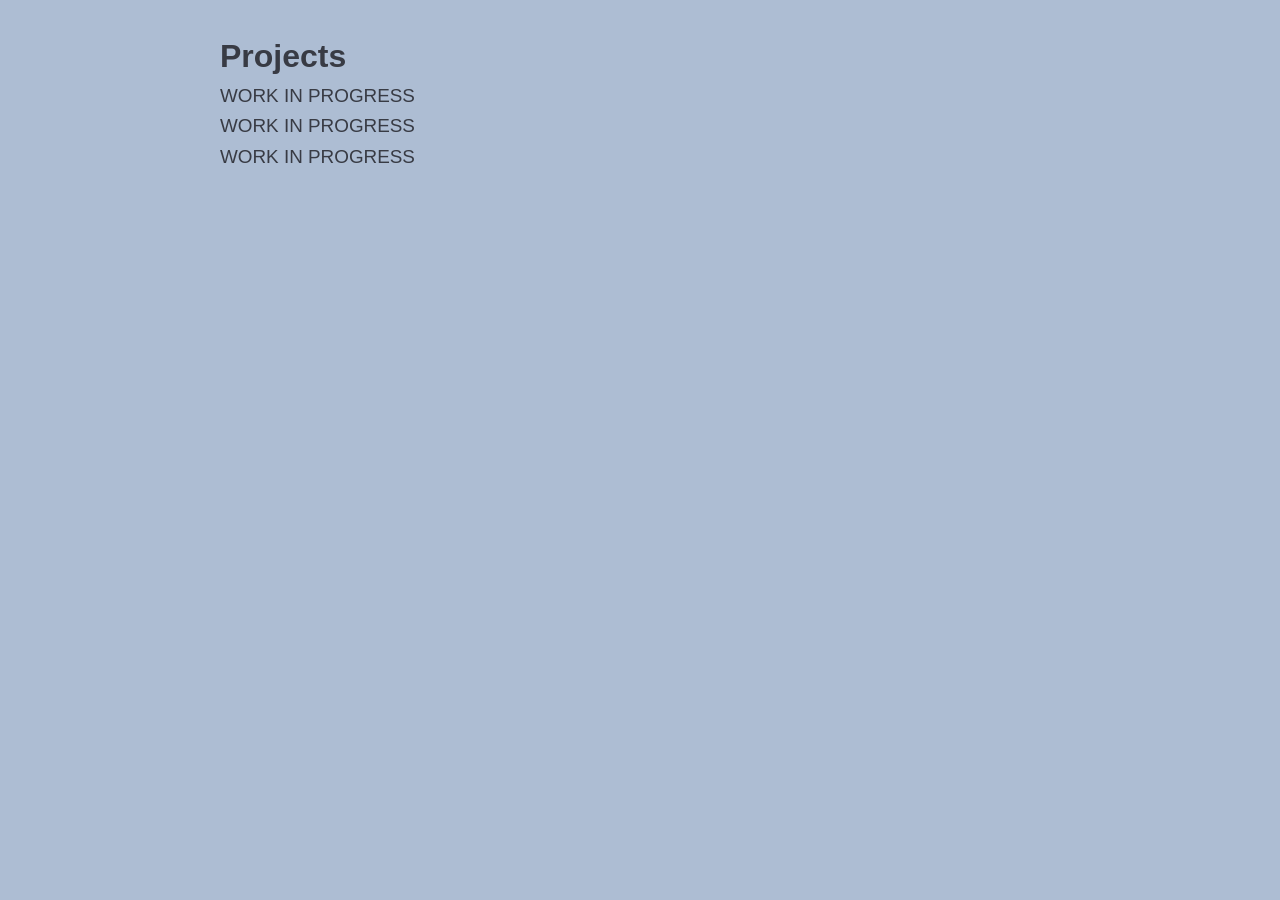
<file: index.html>
<!DOCTYPE html>
<html lang="en">
    <head>
        <meta charset="UTF-8">
        <meta name="viewport" content="width=device-width, initial-scale=1.0">
        <title>Korean Typography and Ornament</title>
        <link rel="stylesheet" href="style.css">
    </head>
    <body> 
        <section>
            <h1>Projects</h1>
            <p>WORK IN PROGRESS</p>
            <p>WORK IN PROGRESS</p>
            <p>WORK IN PROGRESS</p>
            <!-- <p><a href="kto/index.html">Korean Typography and Ornament</a></p>
            <p><a href="retro/index.html">Retro Future Archive</a></p>
            <p><a href="jc/index.html">J.C.Leyendecker</a></p> -->
        </section>
    </body>
</html>
</file>
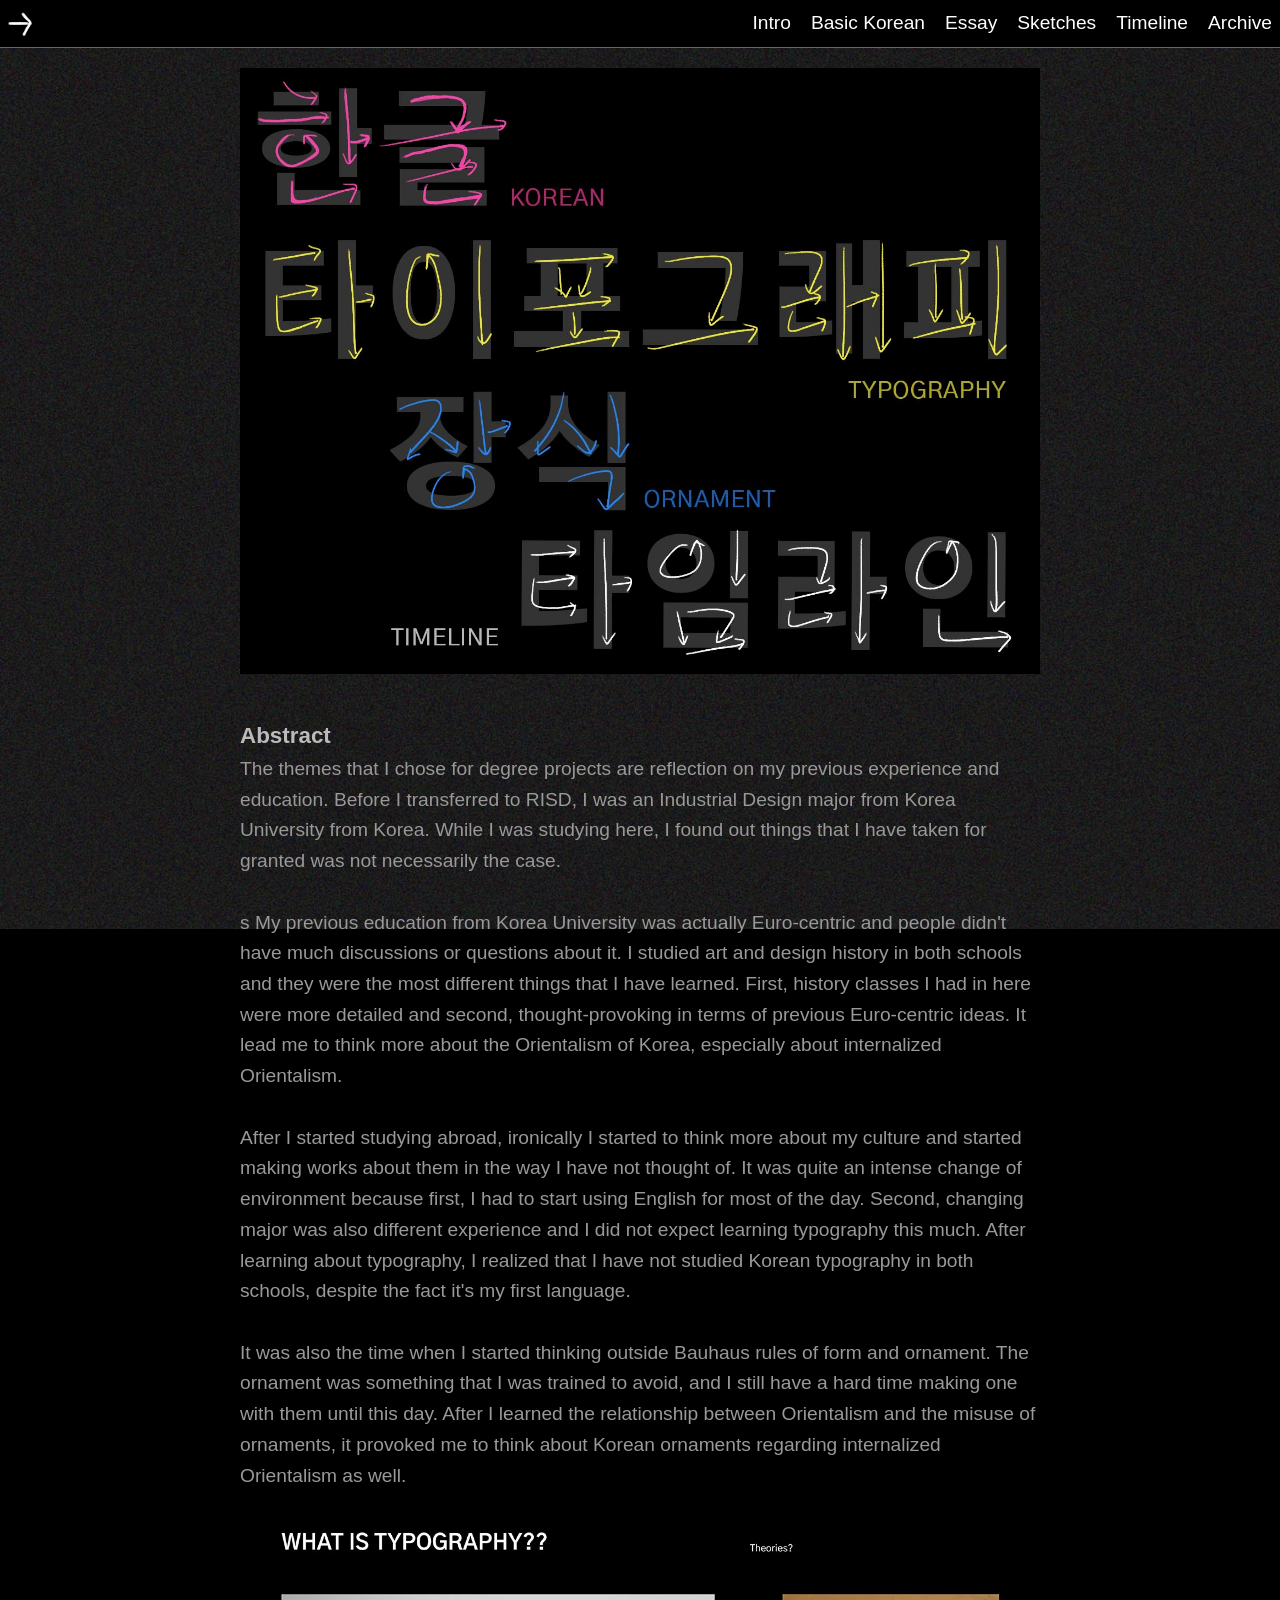
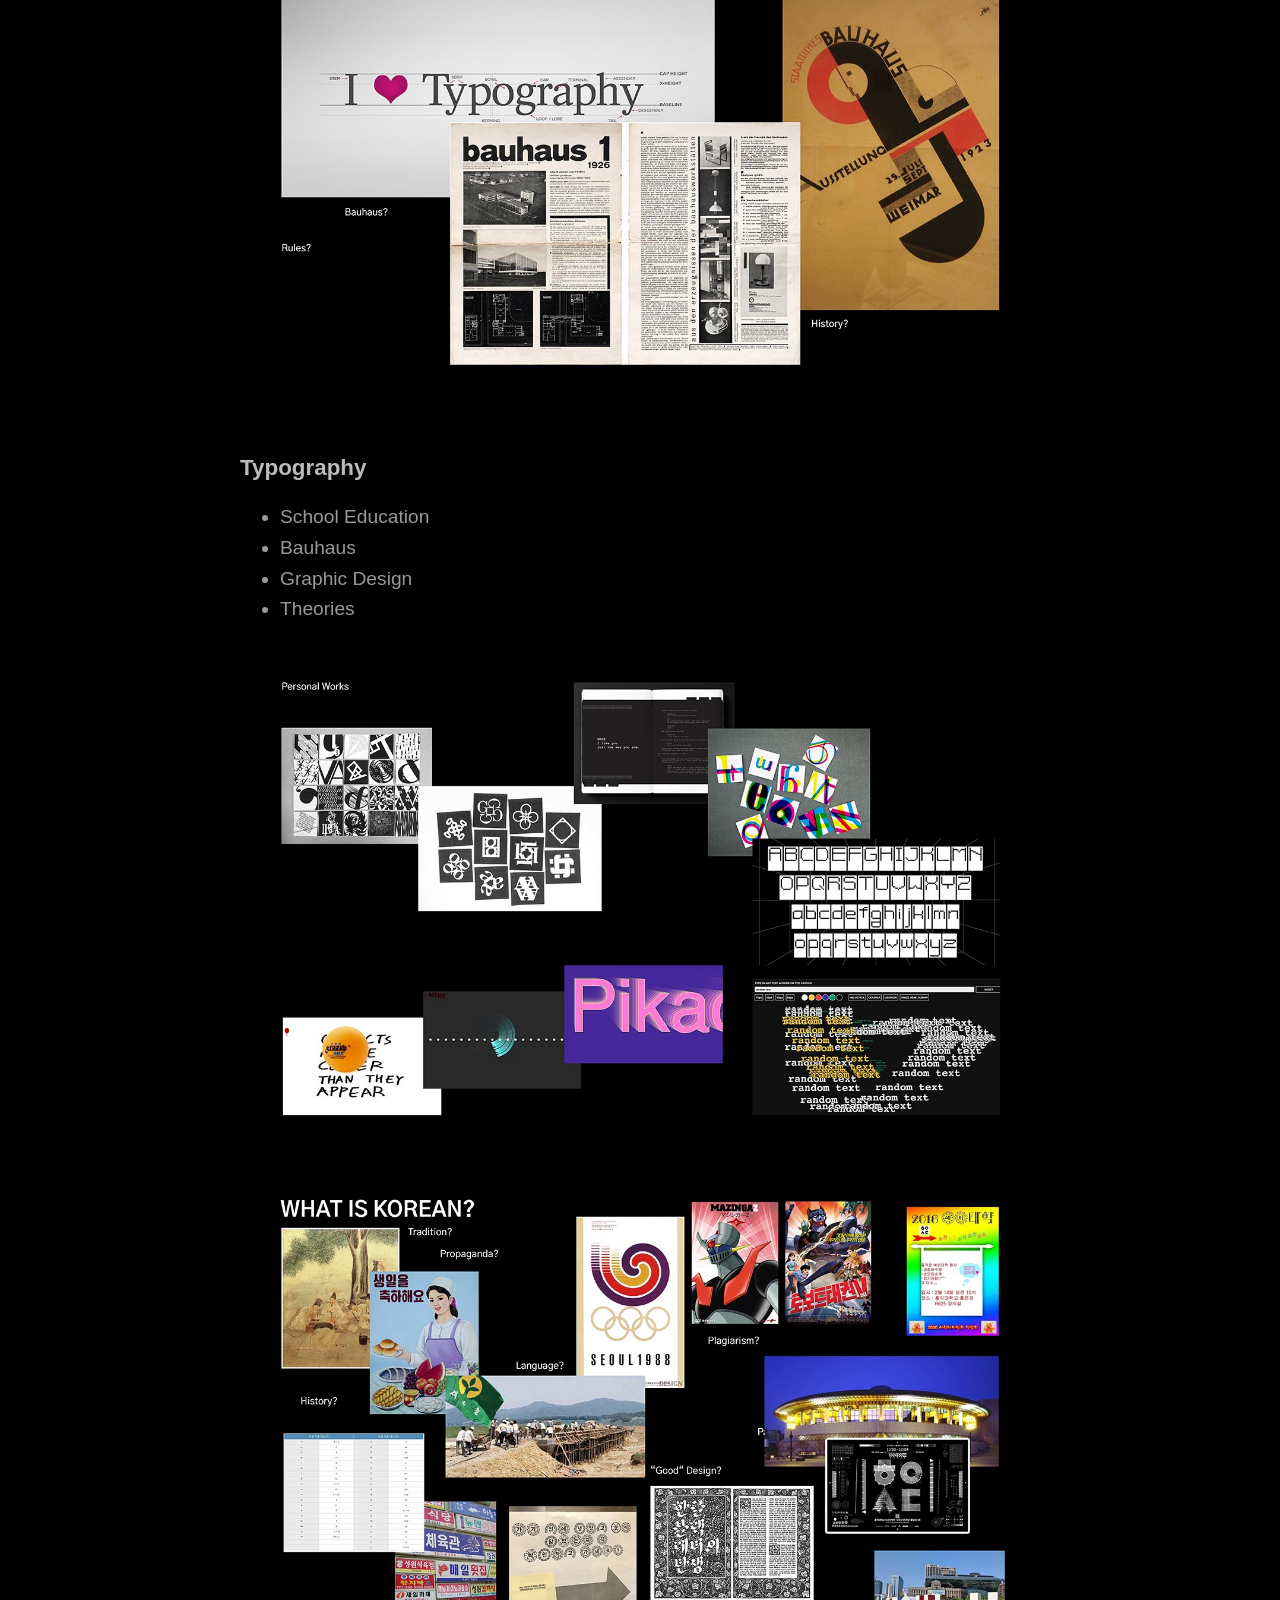
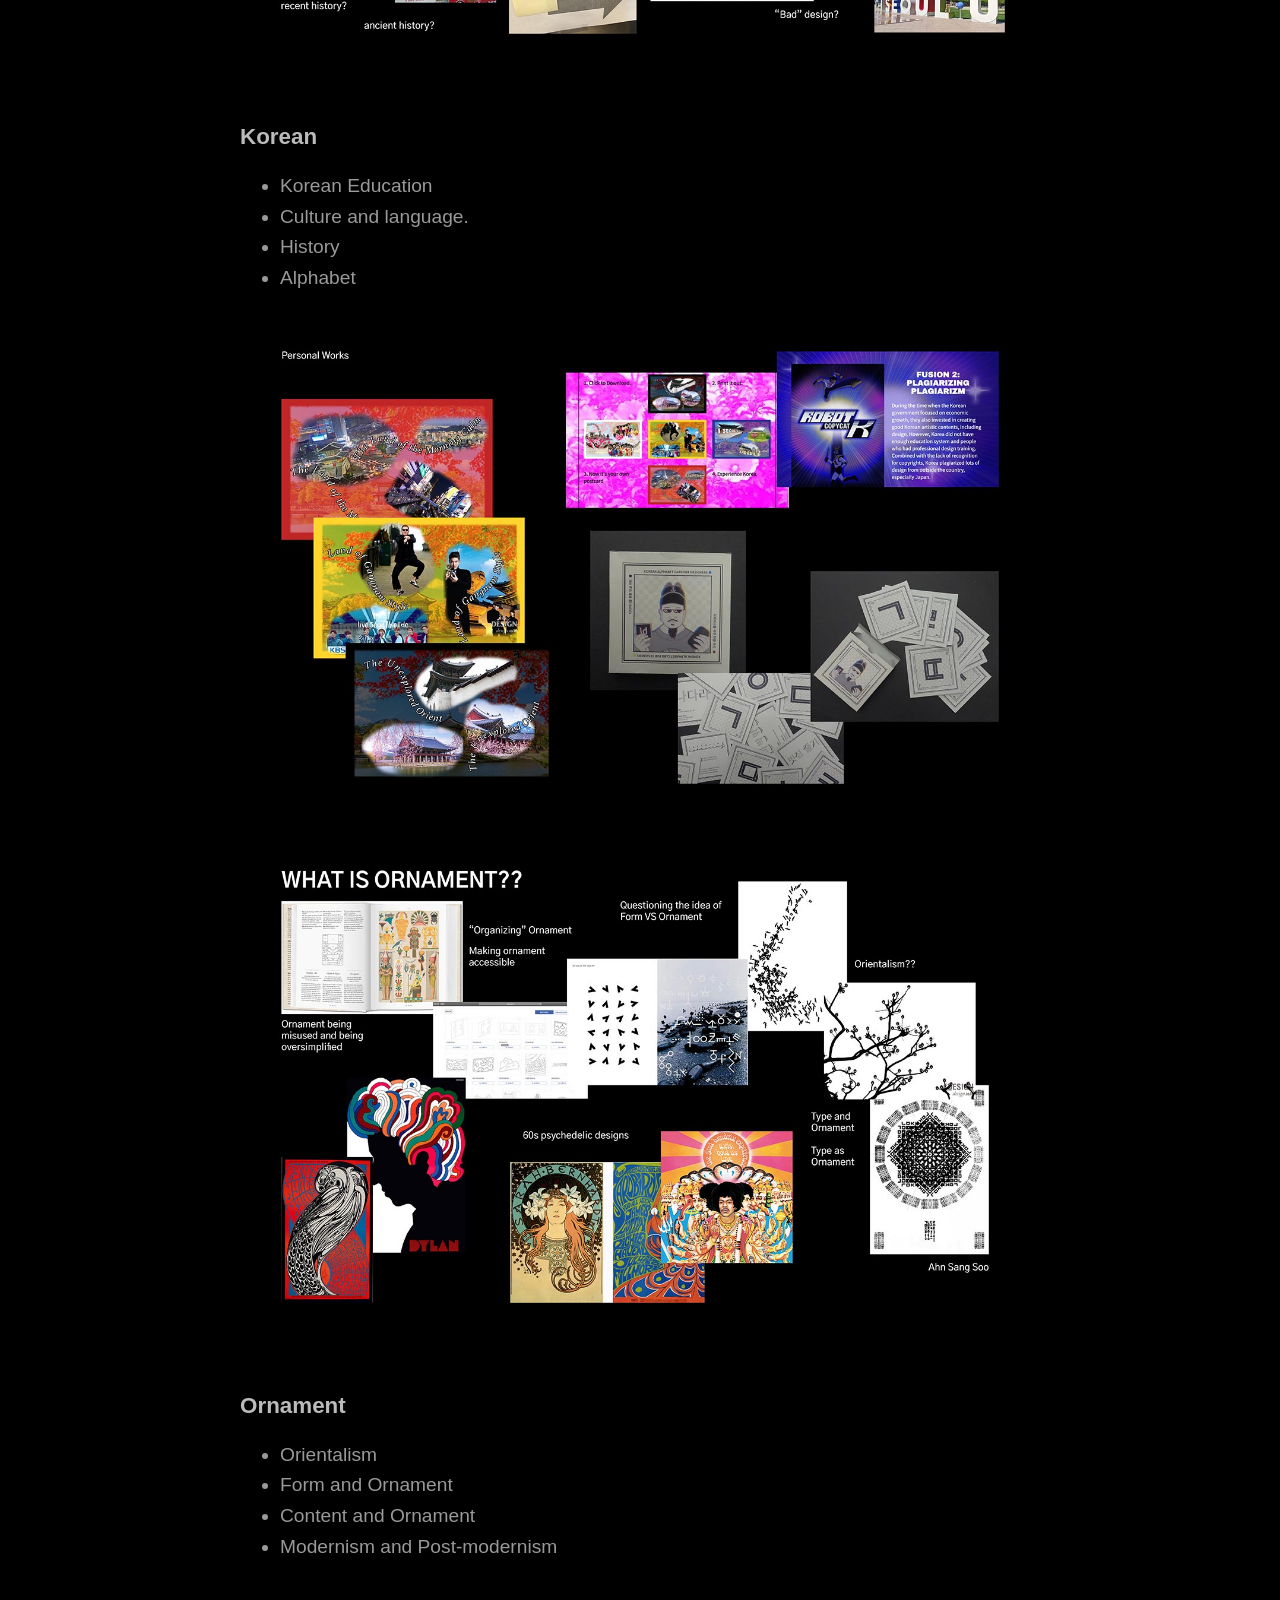
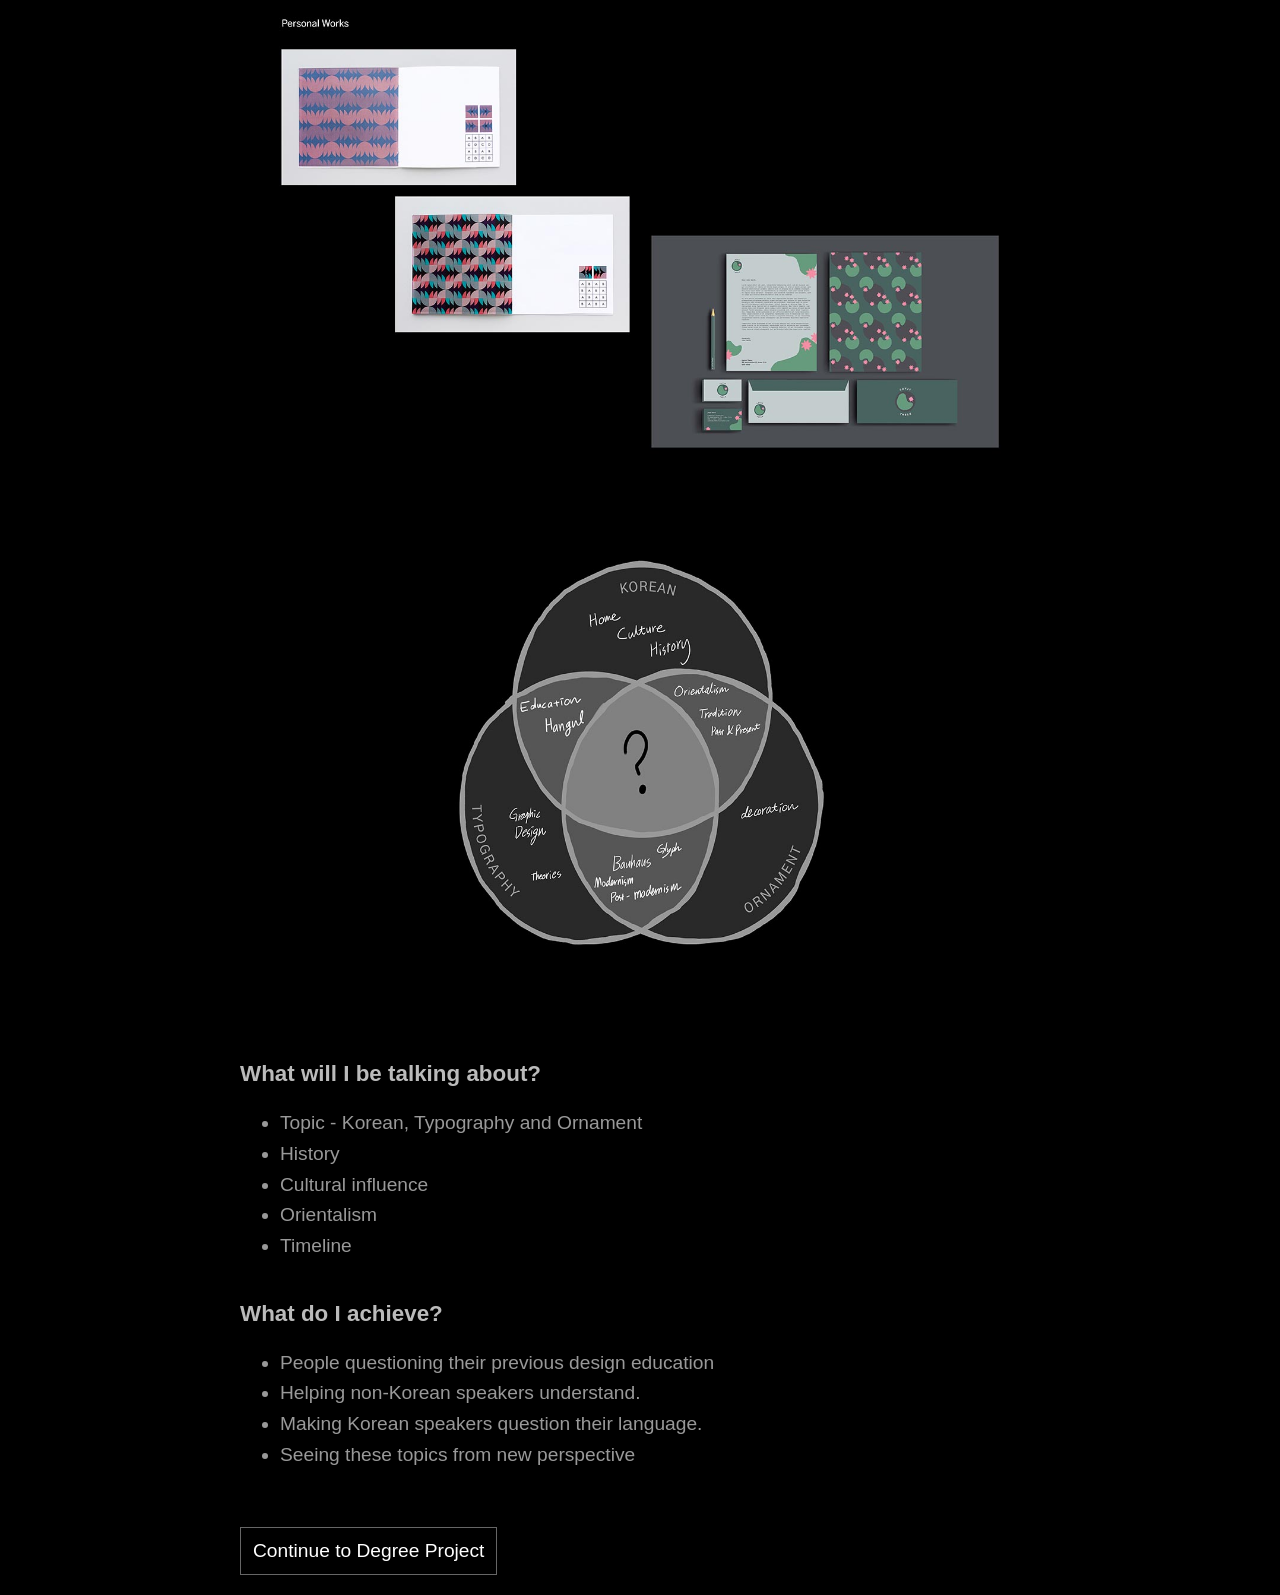
<file: kto/index.html>
<!DOCTYPE html>
<html>
    <head>
        <title>Korean Typography Ornament Timeline</title>
        <meta http-equiv="X-UA-Compatible" content = "IE= edge,chrome=1">
        <meta charset="utf-8"> <!-- able multiple language -->
        <meta name="description" content="">
        <meta name ="viewport" content="width=device-width">
        <link rel="icon" href="src/assets/arrow_icon.png">
        <link rel="stylesheet" type="text/css" href="style.css">
        <link rel="stylesheet" type="text/css" href="scroll.css">
    </head>
    <body> 
        <nav id="nav-top"></nav>
        <main>
            <div class="nav-space"></div>
            <section>
                <img src="src/assets/title_color.jpg">
            </section>
            <section>
                <h5>Abstract</h5>
                <p>
                The themes that I chose for degree projects are reflection on my previous experience and education. Before I transferred to RISD, I was an Industrial Design major from Korea University from Korea. While I was studying here, I found out things that I have taken for granted was not necessarily the case. 
                <br><br>s
                My previous education from Korea University was actually Euro-centric and people didn't have much discussions or questions about it. 
                I studied art and design history in both schools and they were the most different things that I have learned. 
                First, history classes I had in here were more detailed and second, thought-provoking in terms of previous Euro-centric ideas. It lead me to think more about the Orientalism of Korea, especially about internalized Orientalism. 
                <br><br>
                After I started studying abroad, ironically I started to think more about my culture and started making works about them in the way I have not thought of. It was quite an intense change of environment because first, I had to start using English for most of the day. Second, changing major was also different experience and I did not expect learning typography this much. After learning about typography, I realized that I have not studied Korean typography in both schools, despite the fact it's my first language. 
                <br><br>
                It was also the time when I started thinking outside Bauhaus rules of form and ornament. The ornament was something that I was trained to avoid, and I still have a hard time making one with them until this day. After I learned the relationship between Orientalism and the misuse of ornaments, it provoked me to think about Korean ornaments regarding internalized Orientalism as well. 
                </p>

                <div class="image-wrapper"><img src="src/index/slide2.jpg" alt="slide2"></div>
                
            </section>
            
            <section>
                <h5>Typography</h5>
                <ul>
                    <li>School Education</li>
                    <li>Bauhaus</li>
                    <li>Graphic Design</li>
                    <li>Theories</li>
                </ul>
                <div class="image-wrapper"><img src="src/index/slide3.jpg" alt="slide2"></div>
                <div class="image-wrapper"><img src="src/index/slide4.jpg" alt="slide2"></div>
            </section>

            <section>   
                <h5>Korean</h5>
                <ul>
                    <li>Korean Education</li>
                    <li>Culture and language. </li>
                    <li>History</li>
                    <li>Alphabet</li>
                </ul>
                <div class="image-wrapper"><img src="src/index/slide5.jpg" alt="slide2"></div>
                <div class="image-wrapper"><img src="src/index/slide6.jpg" alt="slide2"></div>
            </section>

            <section>
                <h5>Ornament</h5>
                <ul>
                    <li>Orientalism</li>
                    <li>Form and Ornament</li>
                    <li>Content and Ornament</li>
                    <li>Modernism and Post-modernism</li>
                </ul>
                <div class="image-wrapper"><img src="src/index/slide7.jpg" alt="slide2"></div>
                <div class="image-wrapper"><img src="src/index/slide8.jpg" alt="slide2"></div>
            </section>

            <section>
                <h5>What will I be talking about?</h5>
                <ul>
                    <li>Topic - Korean, Typography and Ornament</li>
                    <li>History</li>
                    <li>Cultural influence</li>
                    <li>Orientalism</li>
                    <li>Timeline</li>
                </ul>
                <br>
                <h5>What do I achieve?</h5>
                <ul>
                    <li>People questioning their previous design education</li>
                    <li>Helping non-Korean speakers understand. </li>
                    <li>Making Korean speakers question their language.</li>
                    <li>Seeing these topics from new perspective</li>
                </ul>
            </section>
            
            <section>
                <button class="btn-size-lg btn-variant-primary" onclick="location.href='1_korean.html';">Continue to Degree Project</button>
            </section>
        
        </main>

    <script src="nav.js"></script>   
    </body>
</html>
</file>
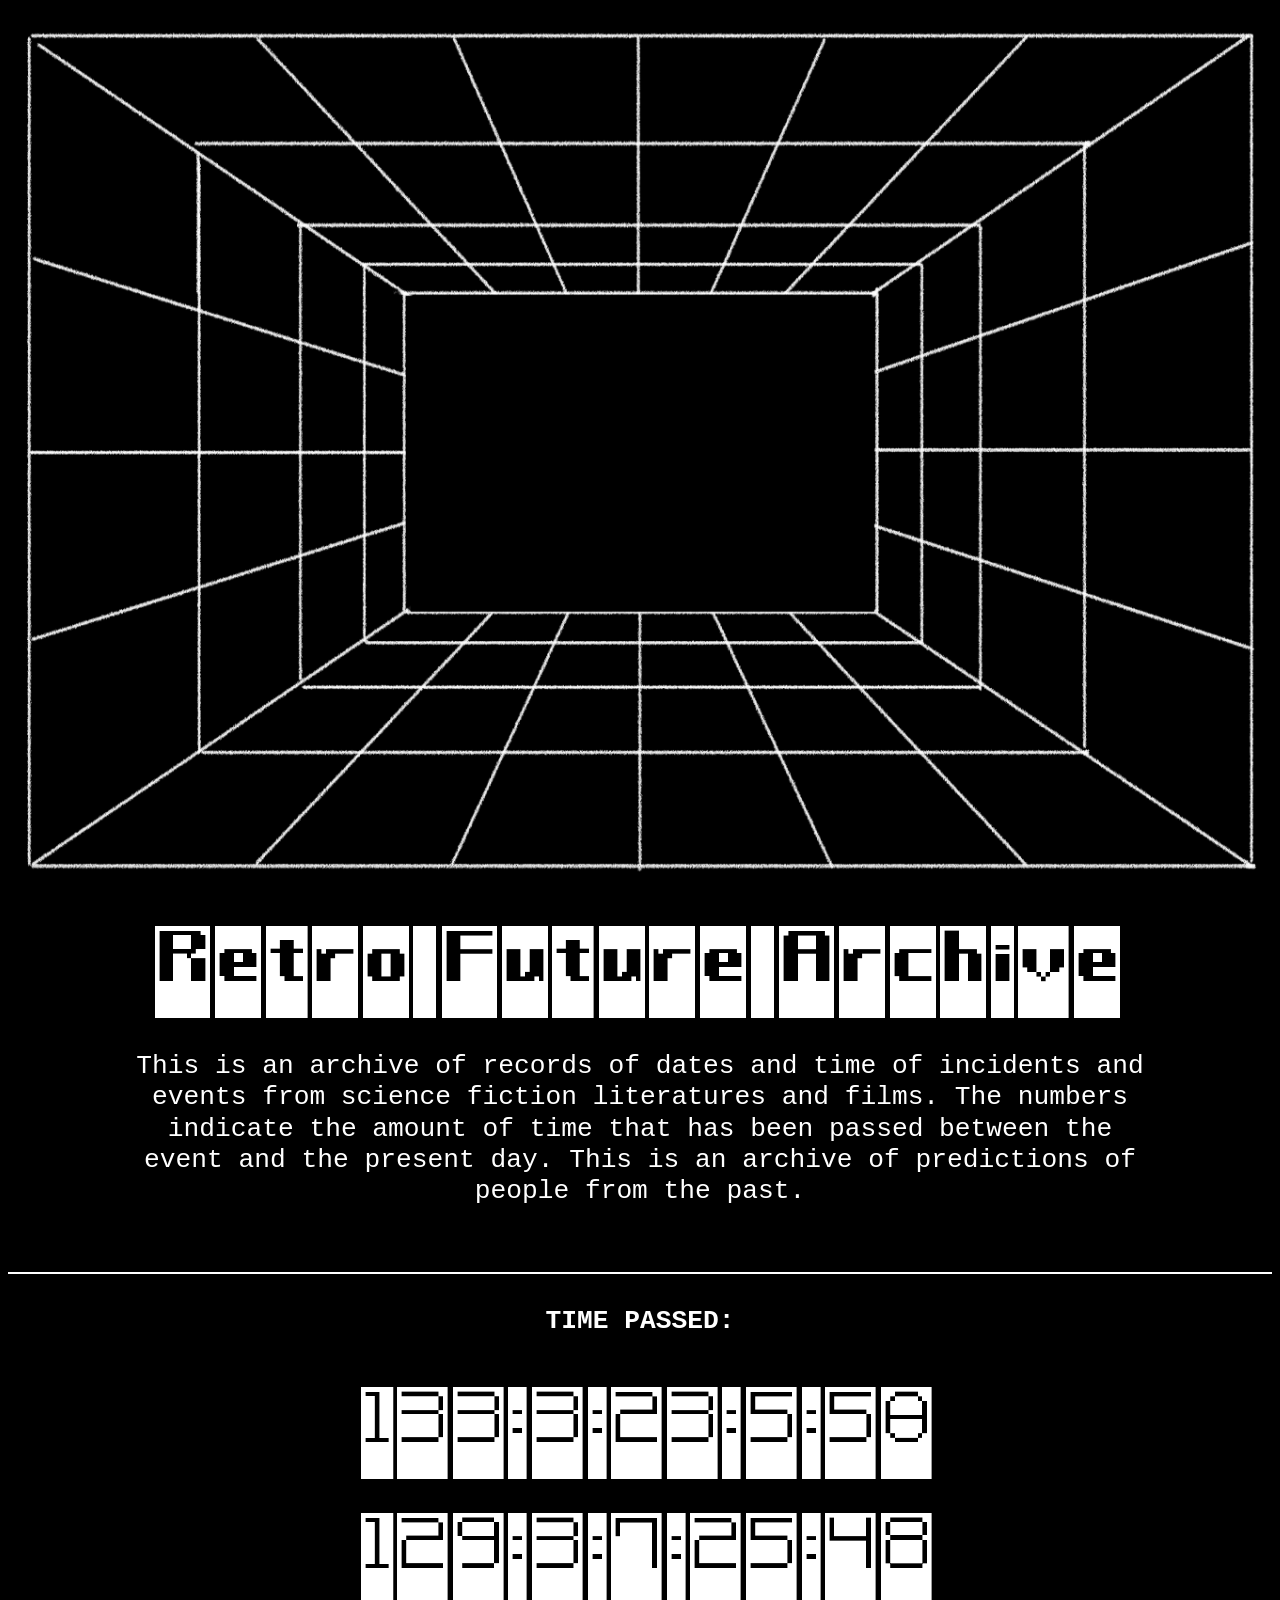
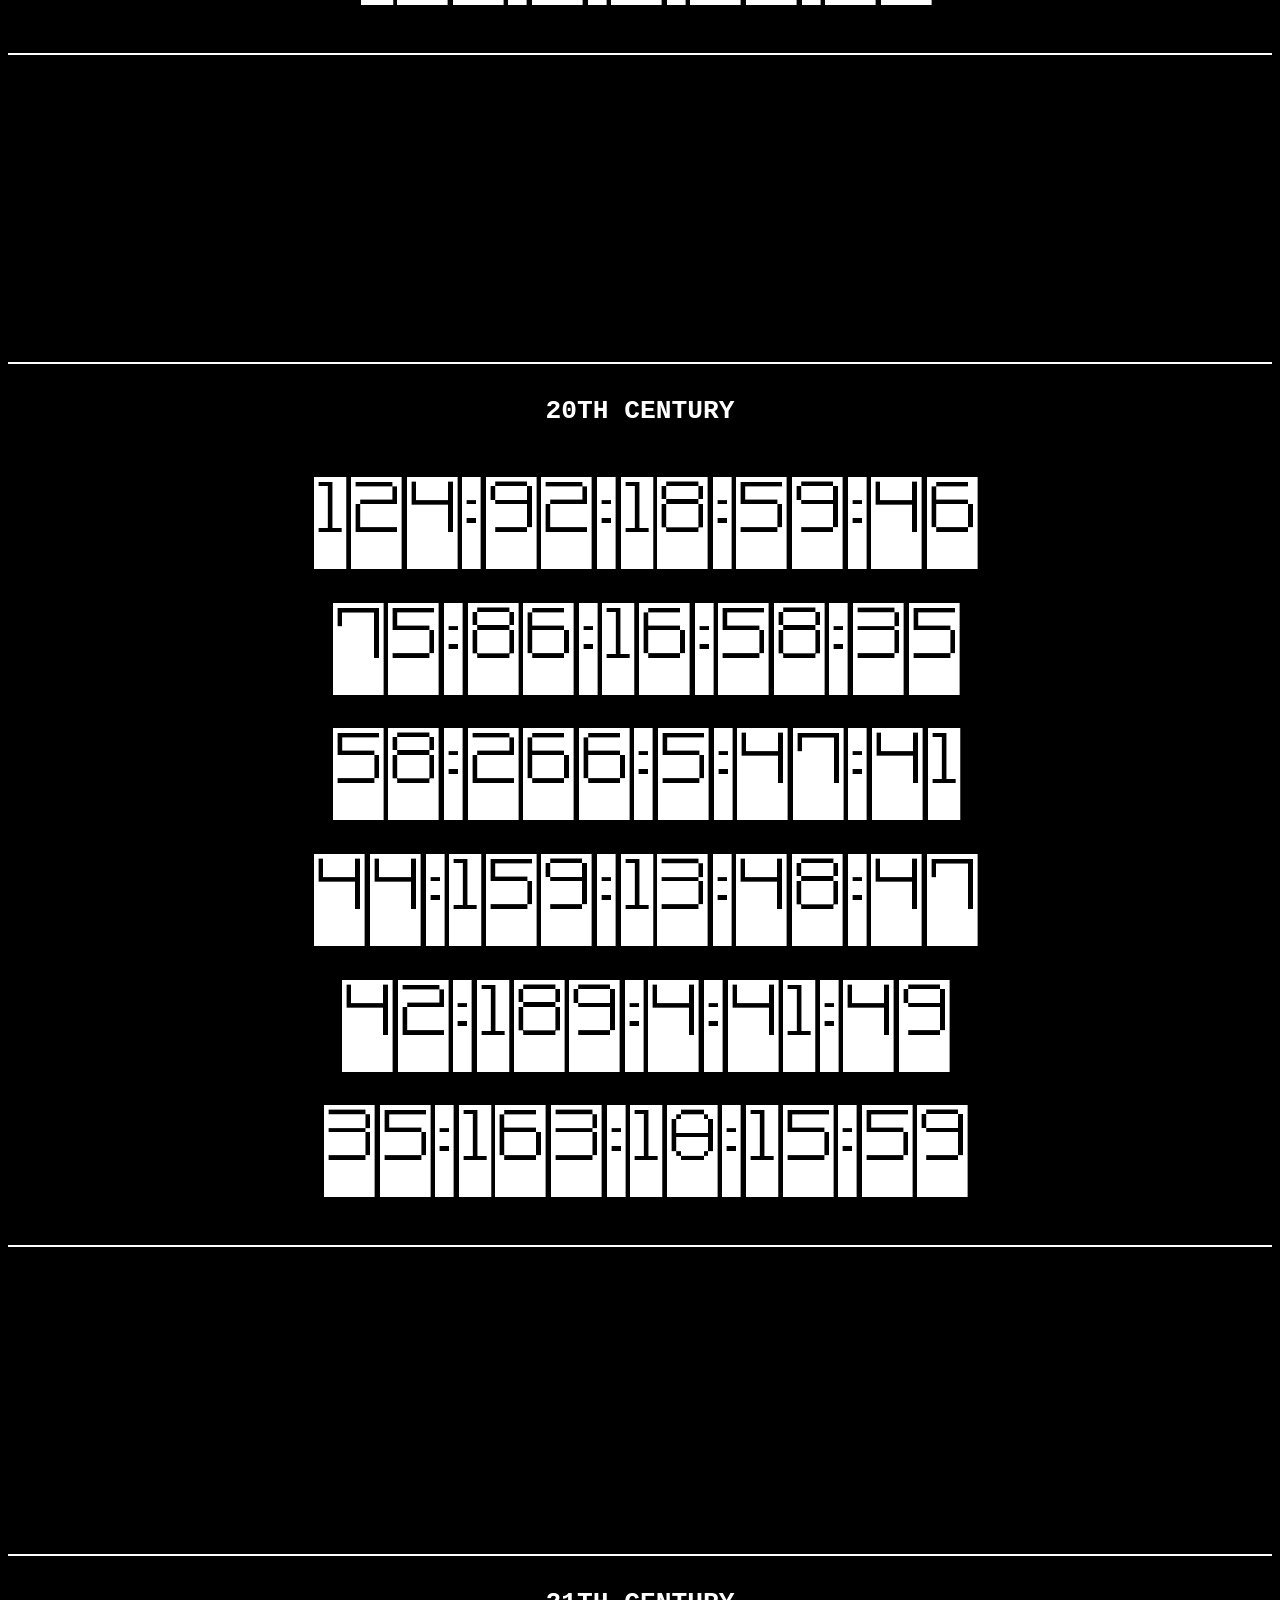
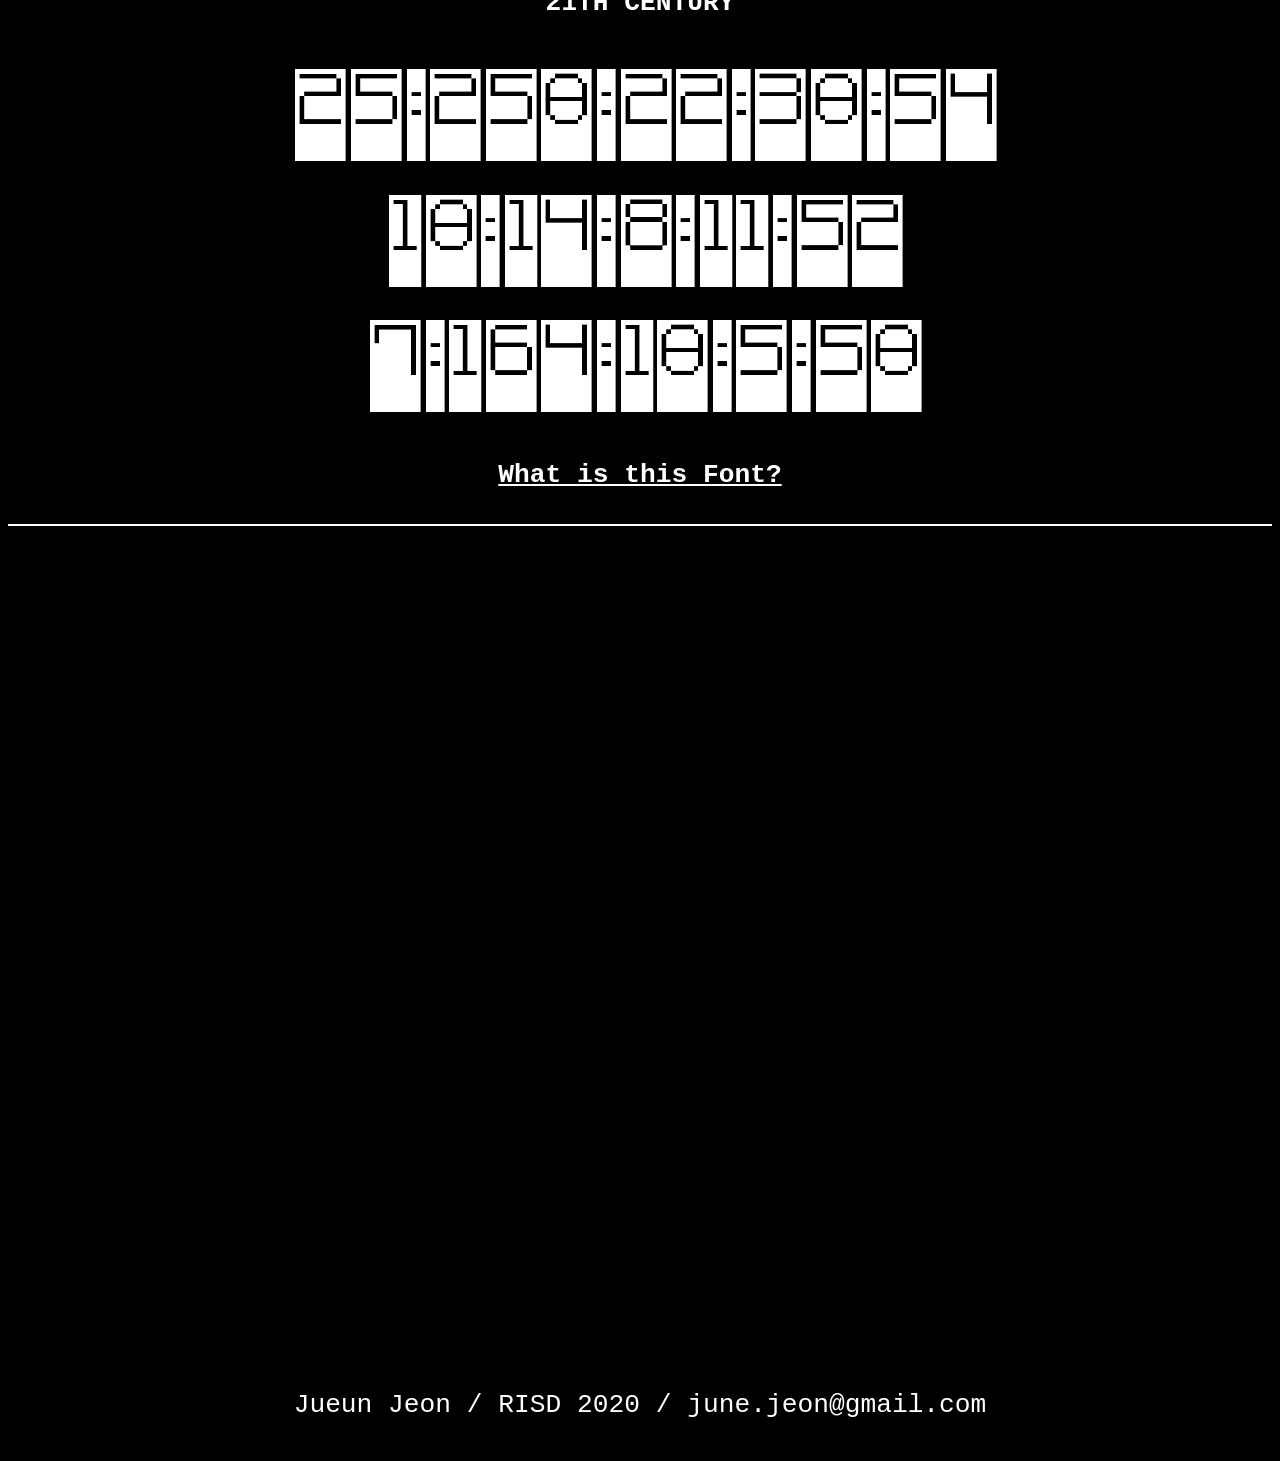
<file: retro/index.html>
<!DOCTYPE html>
<html>
    <head lang="en">
        <meta http-equiv="X-UA-Compatible" content = "IE= edge,chrome=1">
        <meta charset="utf-8"> <!-- able multiple language -->
        <meta name="description" content="">
        <link rel="icon" href="icon.jpg">
        <meta name ="viewport" content="width=device-width">
        <link rel="stylesheet" type="text/css" href="index.css">
        <link href="https://fonts.googleapis.com/css?family=Libre+Baskerville&display=swap" rel="stylesheet">
        <title>Retro_Future_Archive_Revise</title>
        <script src="index.js" language="javascript" type="text/javascript"></script>
    </head>
    <body>
        <img src="1.gif" class="bg">
        <div style="height: 100vh;"></div>

        <div class="center">
            <h1>Retro Future Archive</h1>
        </div>

        <div style="height:2em"></div>

        <div class="center">
            <span class="text">
                This is an archive of records of dates and time of incidents and events from science fiction literatures and films.
                The numbers indicate the amount of time that has been passed between the event and the present day. This is an archive of predictions of people from the past.
                <br>
            </span>
        </div>

        <div style="height:4em"></div>

        <div class="blackbg">

            <!-- TITLE -->
            <div class="center">
                <span class="text"><strong>TIME PASSED:</strong></span> 
            </div>

            <div style="height:2em"></div>

            <div class="center">

                <!-- TIME MACHINE -->
                <details>
                    <summary>
                        <span id="timer1" class="timer">00:00:00:00:00</span>
                    </summary>
        
                    <div class="time imgbox">
                        <div class="textframe">
                            <h3>
                                <a href="https://www.youtube.com/watch?v=fRaUVp5DfRk" target="_blank">Time_Machine</a>
                            </h3>
                            <br>
                            <span class="text">
                                A Victorian English inventor living in Richmond, Surrey, succeed at creating a time machine. <br>H.G.Wells / Published: 1895
                            </span>
                        </div>
                    </div>
                </details>

                <!-- War of the Worlds -->
                <details>
                    <summary>
                        <span id="timer2" class="timer">00:00:00:00:00</span>
                    </summary>

                    
                    <div class="war imgbox">
                        <div class="textframe">
                            <h3>
                                <a href="https://books.google.com/books/about/The_War_of_the_Worlds.html?id=AvpAAQAAMAAJ&printsec=frontcover&source=kp_read_button#v=onepage&q&f=false" target="_blank">The_War_of_the_Worlds</a>
                            </h3> <br>
                            <span class="text">
                                Aliens on Mars began an invasion of Earth because their own resources are dwindling.
                                <br>H.G.Wells / Published: 1898
                            </span>
                        </div>
                    </div>
                </details>

            </div>
        </div>

        <div style="height:24vw;"></div>

        <!--  ////////////////////////////////// 20 century ////////////////////////////////// -->

        <div class="blackbg">
            <div class="center">
                <span class="text">
                    <strong>20TH CENTURY</strong>
                </span>
    
                <div style="height:2em"></div>
    
                <!-- A Trip To the Moon -->
                <details>
                    <summary>
                        <span id="timer3" class="timer">00:00:00:00:00</span>
                    </summary>
        
                    <div class="moon imgbox">
                        <div class="textframe">
                            <h3>
                                <a href="https://www.youtube.com/watch?v=fRaUVp5DfRk" target="_blank">A_Trip_to_the_Moon</a>
                            </h3>
                            <br>
                            <span class="text">
                                A group of astronomers succeed at traveling to the Moon
                                in a cannon-propelled capsule and explore the Moon's surface.<br>Georges Méliès / Released: October 4, 1902
                            </span>
                        </div>
                    </div>
                </details>
    
                <!-- The Day the Earth Stood Still -->
                <details>
                    <summary>
                        <span id="timer4" class="timer">00:00:00:00:00</span>
                    </summary>
        
                    <div class="earth imgbox">
                        <div class="textframe">
                            <h3>
                                <a href="https://www.youtube.com/watch?v=K6iF5sINVns" targer="_blank">The_Day_the_Earth_<br>Stood_Still</a>
                            </h3>
                            <br>
                            <span class="text">
                                The UFO lands on Washington D.C.<br> Robert Wise / Released: September 28, 1951
                            </span>
                        </div>
                    </div>
                </details>
    
                <!-- The Planet of the Apes -->
                <details>
                    <summary>
                        <span id="timer5" class="timer">00:00:00:00:00</span>
                    </summary>
    
                    <div class="ape imgbox">
                        <div class="textframe">
                            <h3>
                                <a href="https://www.youtube.com/watch?v=qxjPjPzQ1iU" target="_blank">The_Planet_of_the_Apes</a>
                            </h3>
                            <br>
                            <span class="text">
                                Astronauts Taylor, Landon and Dodge departed and went deep hibernation, before they vanished two millennia after their departure. <br>
                                Franklin J. Schaffner / Event: 1972 / Released: March 27, 1968
                            </span>
                        </div>
                    </div>
                </details>
    
                <!-- Tron -->
                <details>
                    <summary>
                        <span id="timer6" class="timer">00:00:00:00:00</span>
                    </summary>
        
                    <div class="tron imgbox">
                        <div class="textframe">
                            <h3>
                                <a href="https://www.imdb.com/title/tt0084827/" target="_blank">Tron</a>
                            </h3>
                            <br>
                            <span class="text">
                                Talented computer engineer Kevin Flynn is transported into the digital world, where he has to face off against Master Control Program.<br>
                                Steven Lisberger / Released: July 9, 1982
                            </span>
                        </div>
                    </div>
                </details>
    
                <!-- 1984 --> 
                <details>
                    <summary>
                        <span id="timer7" class="timer">00:00:00:00:00</span>
                    </summary>
        
                    <div class="owell imgbox">
                        <div class="textframe">
                            <h3>
                                <a href="https://www.barnesandnoble.com/w/1984-george-orwell/1100009100#/" target="_blank">1984</a>
                            </h3>
                            <br>
                            <span class="text">
                                Winston Smith wrestles with oppression in Oceania, a place where the Party scrutinizes human actions with ever-watchful Big Brother.<br>
                                George Owell/ Event: 1984 / Published: June 8, 1949
                            </span>
                        </div>
                    </div>
                </details>
    
                <!-- Terminator -->   
                <details>
                    <summary>
                        <span id="timer8" class="timer">00:00:00:00:00</span>
                    </summary>
        
                    <div class="terminator imgbox">
                        <div class="textframe">
                            <h3>
                                <a href="https://www.imdb.com/title/tt0103064/" target="_blank">Terminator_the_Judgement_Day</a>
                            </h3>
                            <br>
                            <span class="text">
                                Skynet took over the world. <br>James Cameron / Event: August 29, 1997 / Released: July 3, 1991
                            </span>
                        </div>
                    </div>
                </details>
    
            </div>

        </div>
        
        <div style="height:24vw;"></div>
    
        <!--  ////////////////////////////////// 21 century ////////////////////////////////// -->

        <div class="blackbg">

            <div class="center">
                <span class="text">
                    <strong>21TH CENTURY</strong>
                </span>
            </div>

            <div style="height:2em"></div>

            <details>
                <summary class="center">
                    <span id="timer9" class="timer">00:00:00:00:00</span>
                </summary>
    
                <div class="center">
                    <div class="space imgbox">
                        <div class="textframe">
                            <h3>
                                <a href="https://www.youtube.com/watch?v=avjdKTqiVvQ&list=PLZbXA4lyCtqoWYULgfzOGOYPu4un4VdIJ&index=1" target="_blank">2001:Space_Odyssey</a>
                            </h3>
                            <br>
                            <span class="text">
                                Dr. Dave Bowman (Keir Dullea) and other astronauts are sent on a mysterious mission<br>
                                Stanley Kubrick / Set 2001 / Released in April 3, 1968
                            </span>
                        </div>
                    </div>
                </div>
            </details>
    
            <!-- Back to the future -->
            <details>
                <summary class="center">
                    <span id="timer10" class="timer">00:00:00:00:00</span>
                </summary>
    
                <div class="center">
                    <div class="future imgbox">
                        <div class="textframe">
                            <h3>
                                <a href="https://www.youtube.com/watch?v=d68yRIE9OvQ&list=PLwRt834Mo6eadLWgkN3s_yzKDPayNzKYH&index=12" target="_blank">Back_to_the_Future</a>
                            </h3>
                            <br>
                            <span class="text">
                                Time-traveling duo Marty McFly (Michael J. Fox) and Dr. Emmett Brown (Christopher Lloyd) return from saving Marty's future son from disaster<br>
                                Robert Zemeckis / Released in November 22, 1989
                            </span>
                        </div>
                    </div>
                </div>
            </details>
    
            <!-- Blade Runner -->
            <details>
                <summary class="center">
                    <span id="timer11" class="timer">00:00:00:00:00</span>
                </summary>
    
                <div class="center">
                    <div class="blade imgbox">
                        <div class="textframe">
                            <h3>
                                <a href="https://www.youtube.com/watch?v=yWPyRSURYFQ" target="_blank">Blade_Runner</a>
                            </h3>
                            <br>
                            <span class="text">
                                In Los Angeles of 2019, synthetic humans known as replicants are bio-engineered by the Tyrell Corporation to work on off-world colonies.<br>
                                Ridley Scott/Released in June 25, 1982
                            </span>
                        </div>
                    </div>
                </div>
            </details>

            <div style="height:2em"></div>

            <div class="center">
                <span class="text">
                    <strong><a href="font.html" class="move"> What is this Font? </a></strong>
                </span>
            </div>

        </div>
            


        <div style="height:96vh"></div>

        <div class="center">
            <span class="text">
                Jueun Jeon / RISD 2020 / june.jeon@gmail.com
            </span>
        </div>

        <div style="height:2em;"></div>

        
    </body>
</html>
</file>
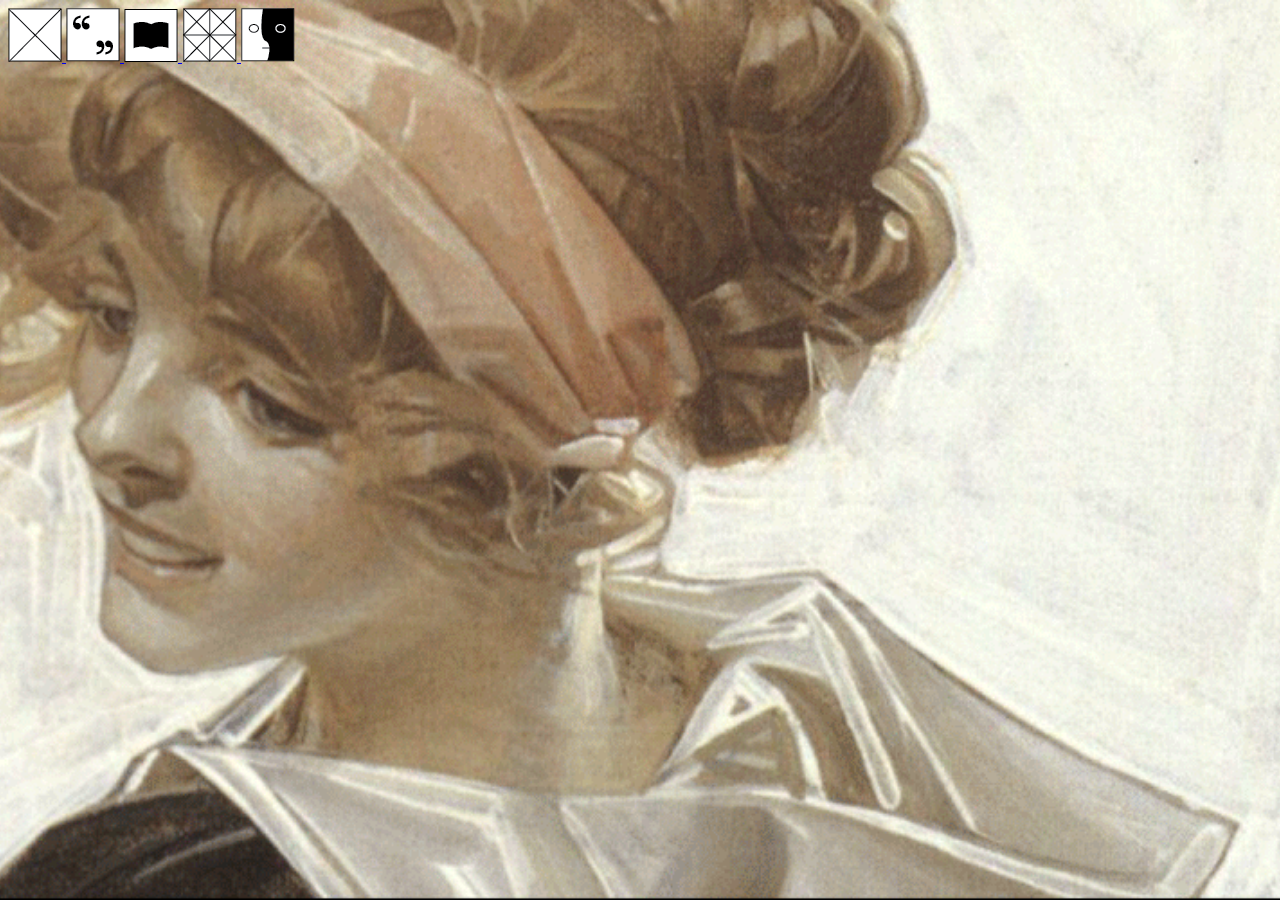
<file: jc/brush.html>
<!DOCTYPE html>
<html>
	<head>
		<title>brushstrokes</title>
		<link rel = "icon" href = "J.png" type = "image/x-icon"> 
		<style>
			body{
				background-color:#e8e3c7;
				background: url("Common/brush.gif") no-repeat center center fixed; 
			   -webkit-background-size: cover;
			   -moz-background-size: cover;
			   -o-background-size: cover;
			   background-size: cover;
			}
			.box{
				margin:0px;
				padding:0px;
				z-index: 2;
			}
		</style>
	</head>
	<body>
		<div class="box">
			<a href="project 2.html">
				<img src="Common/back.png">
			</a>
			<a href="quote.html">
				<img src="Common/toquote.png">
			</a>
			<a href="resource.html">
				<img src="Common/toresource.png">
			</a>
			<a href="sketch.html">
				<img src="Common/tosketch.png">
			</a>
			<a href="woman.html">
				<img src="Common/towoman.png">
			</a>
		</div>
	</body>
</html>
</file>
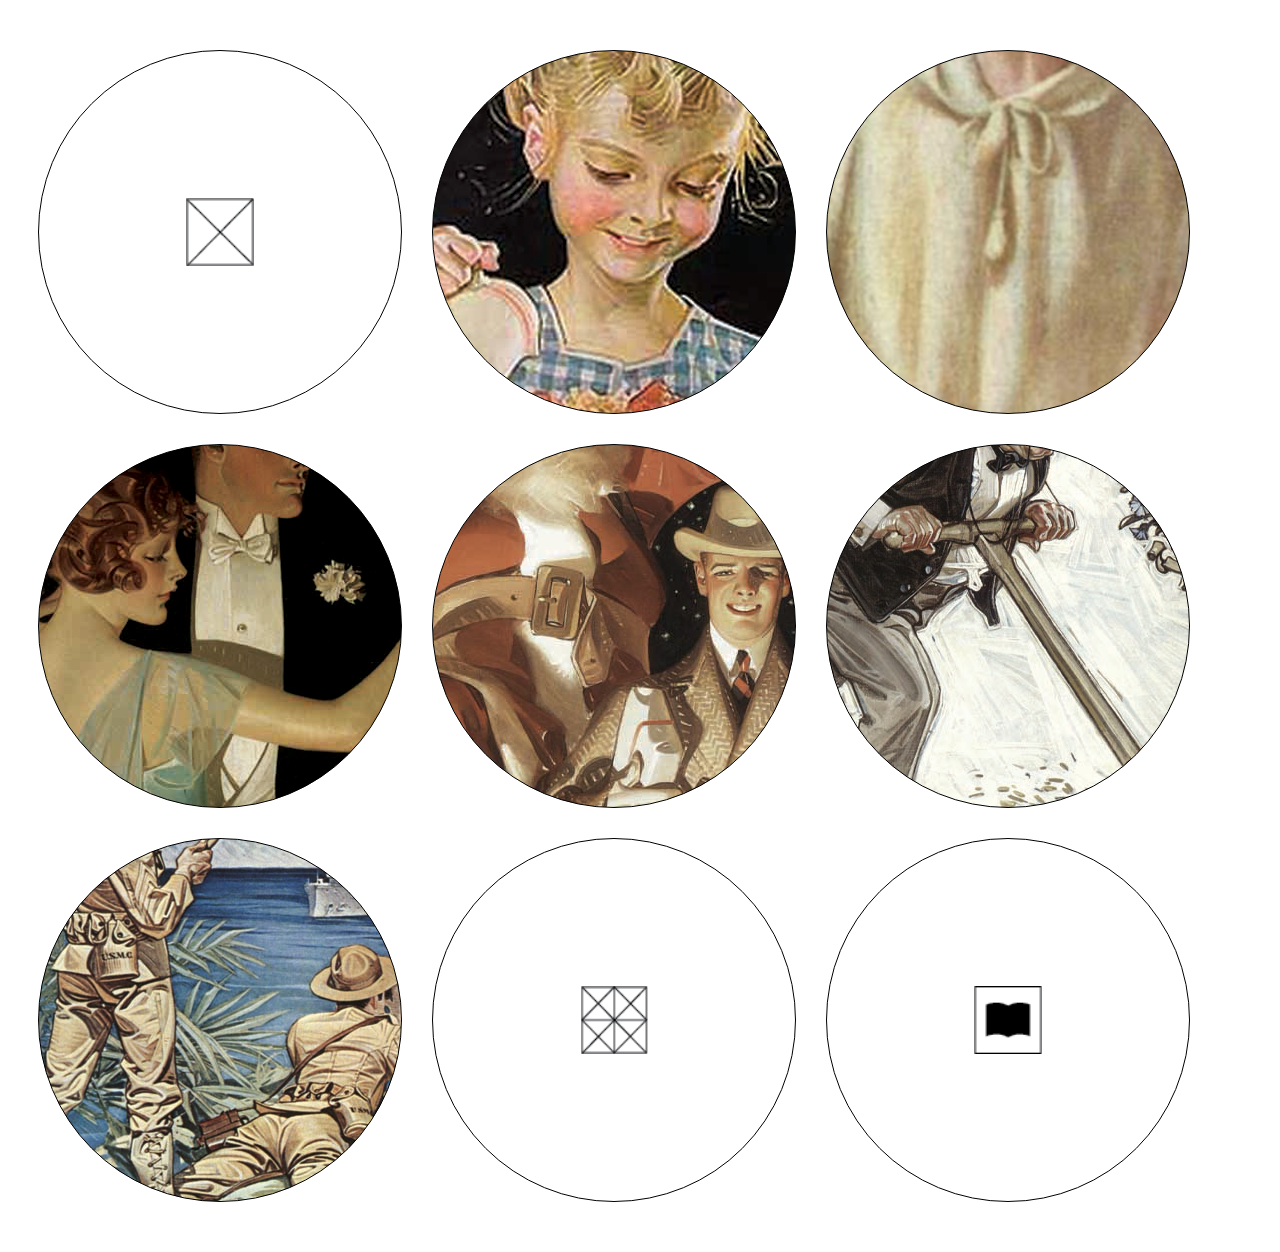
<file: jc/client.html>
<!DOCTYPE html>
<html>
	<head>
		<title>Clients</title>
		<link rel = "icon" href = "J.png" type = "image/x-icon"> 
		<link rel="stylesheet" type="text/css" href="client.css">
	</head>
	<body>
		

	<div class="grid">


		<div class="box border">
			<div class="icon">
				<a href="project 2.html">
					<img src="Common/back.png" id="img2">
				</a>
			</div>
		</div>
		
		<div id="client1">
			<a href="https://www.kelloggs.com/en_US/home.html" target="_blank">
				<div class="overlay">
					<img src="Common/client_hover1.png" class="img">
				</div>
			</a>
		</div>
		<div id="client2">
			<a href="https://ivory.com/" target="_blank">
				<div class="overlay">
					<img src="Common/client_hover2.png" class="img">
				</div>
			</a>
		</div>
		<div id="client3">
				<div class="overlay">
					<img src="Common/client_hover3.png" class="img">
				</div>
		</div>
		<div id="client4">
				<div class="overlay">
					<img src="Common/client_hover4.png" class="img">
				</div>
		</div>
		<div id="client5">
			<a href="https://www.saturdayeveningpost.com/" target="_blank">
				<div class="overlay">
					<img src="Common/client_hover5.png" class="img">
				</div>
			</a>
		</div>
		<div id="client6">
			<a href="https://www.navy.com/" target="_blank">
				<div class="overlay">
					<img src="Common/client_hover6.png" class="img">
				</div>
			</a>
		</div>

		

		<div class="box border">
			<div class="icon">
				<a href="sketch.html">
					<img src="Common/tosketch.png" id="img2">
				</a>
			</div>
		</div>

		<div class="box border">
			<div class="icon">
				<a href="resource.html">
					<img src="Common/toresource.png"id="img3">	
				</a>
			</div>
		</div>

	</div>

	
	
	
	</body>
</html>
</file>
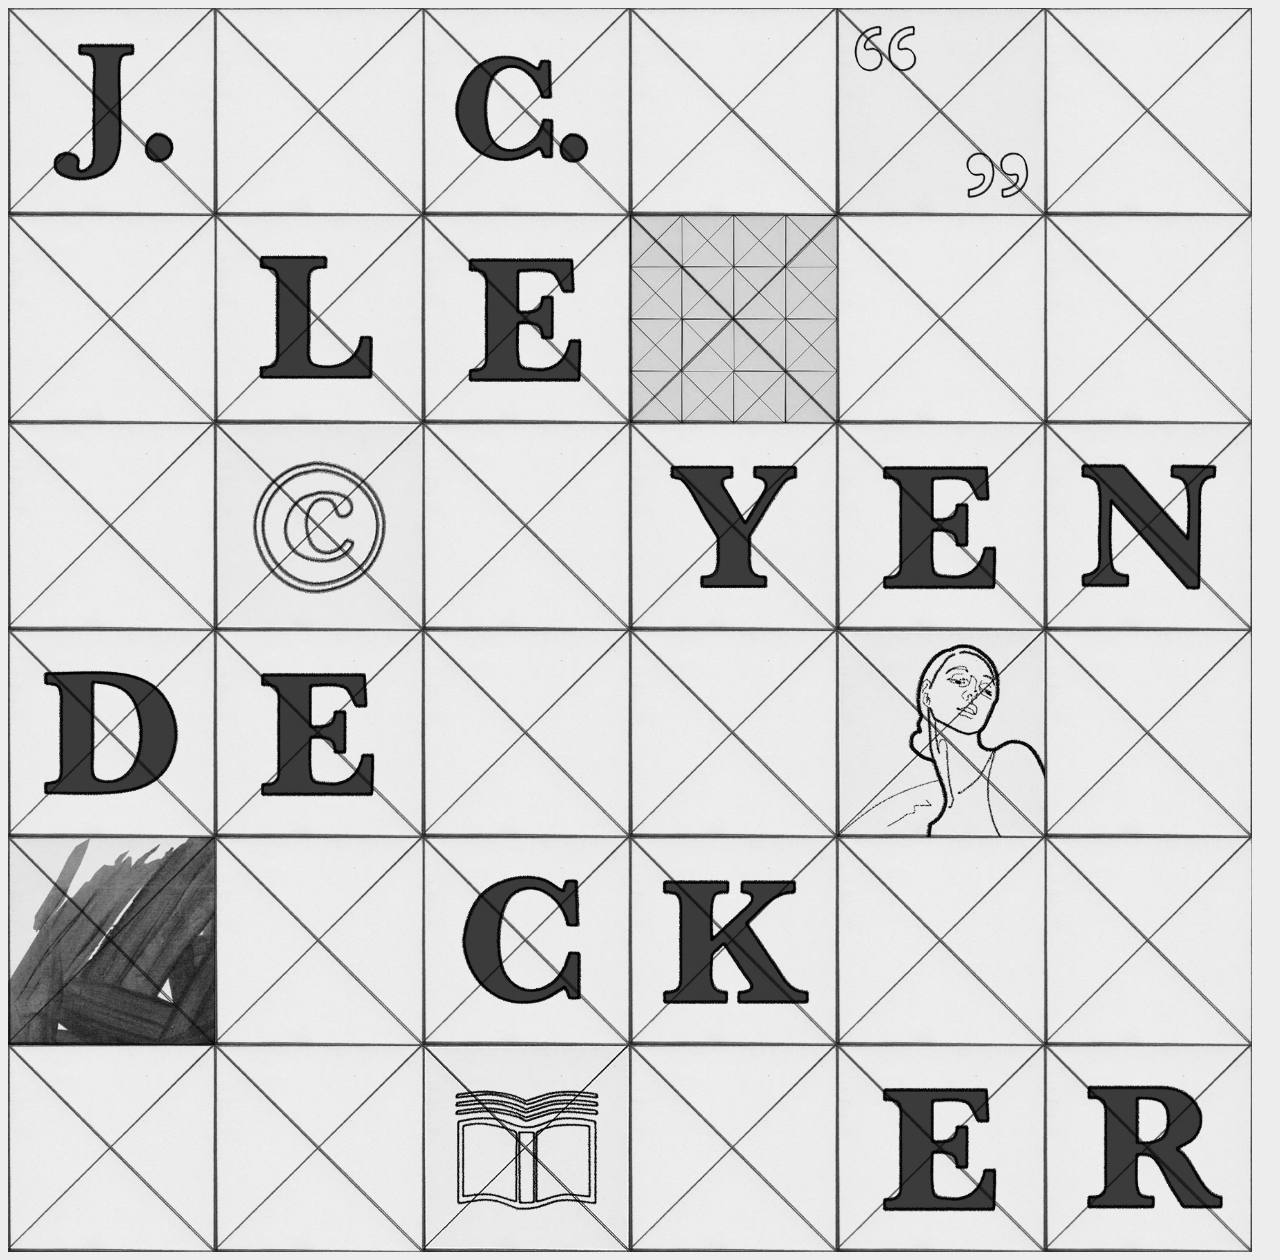
<file: jc/project 2.html>
<!DOCTYPE html>
<html>
	<head>
		<title>Leyendecker Collection</title>
		<link rel = "icon" href = "J.png" type = "image/x-icon"> 
		<link rel="stylesheet" type="text/css" href="project 2.css">
	</head>
	<body>
		<div class="grid">
			<!--1-->
			<div>
				<img src="Common/a_j.jpg">
			</div>
			<div class= "gridbox"></div>
			<div class= "box">
				<img src="Common/a_c1.jpg">
			</div>
			<div class= "gridbox"></div>
			<div class="quote">
				<a href="quote.html">
				<img src="Common/link.png">
				</a>
			</div>
			<div class= "gridbox"></div>
			<!--2-->
			<div class= "gridbox"></div>
			<div class= "box">
				<img src="Common/a_l.jpg">
			</div>
			<div class= "box">
				<img src="Common/a_e.jpg">
			</div>
			<div class= "sketch">
				<a href="sketch.html">
				<img src="Common/link.png">
				</a>
			</div>
			<div class= "gridbox"></div>
			<div class= "gridbox"></div>
			<!--3-->
			<div class= "gridbox"></div>
			<div class="client">
				<a href="client.html">
				<img src="Common/link.png">
				</a>
			</div>
			<div class= "gridbox"></div>
			<div class= "box">
				<img  src="Common/a_y.jpg">
			</div>
			<div class= "box">
				<img src="Common/a_e.jpg">
			</div>
			<div class= "box">
				<img src="Common/a_n.jpg">
			</div>
			<!--4-->
			<div class= "box">
				<img src="Common/a_d.jpg">
			</div>
			<div class= "box">
				<img src="Common/a_e.jpg">
			</div>
			<div class= "gridbox"></div>
			<div class= "gridbox"></div>
			<div class= "woman">
				<a href="woman.html">
				<img src="Common/link.png">
				</a>
			</div>
			<div class= "gridbox"></div>
			<!--5-->
			<div class="brush">
				<a href="brush.html">
				<img src="Common/link.png">
				</a>
			</div>
			<div class= "gridbox"></div>
			<div class= "box">
				<img src="Common/a_c.jpg">
			</div>
			<div class= "box">
				<img src="Common/a_k.jpg">
			</div>
			<div class= "gridbox"></div>
			<div class= "gridbox"></div>
			<!--6-->
			<div class= "gridbox"></div>
			<div class= "gridbox"></div>
			<div class="resource">
				<a href="resource.html">
				<img src="Common/link.png">
				</a>
			</div>
			<div class= "gridbox"></div>
			<div class= "box">
				<img src="Common/a_e.jpg">
			</div>
			<div class= "box">
				<img src="Common/a_r.jpg">
			</div>
		</div>
	</body>
</html>
</file>
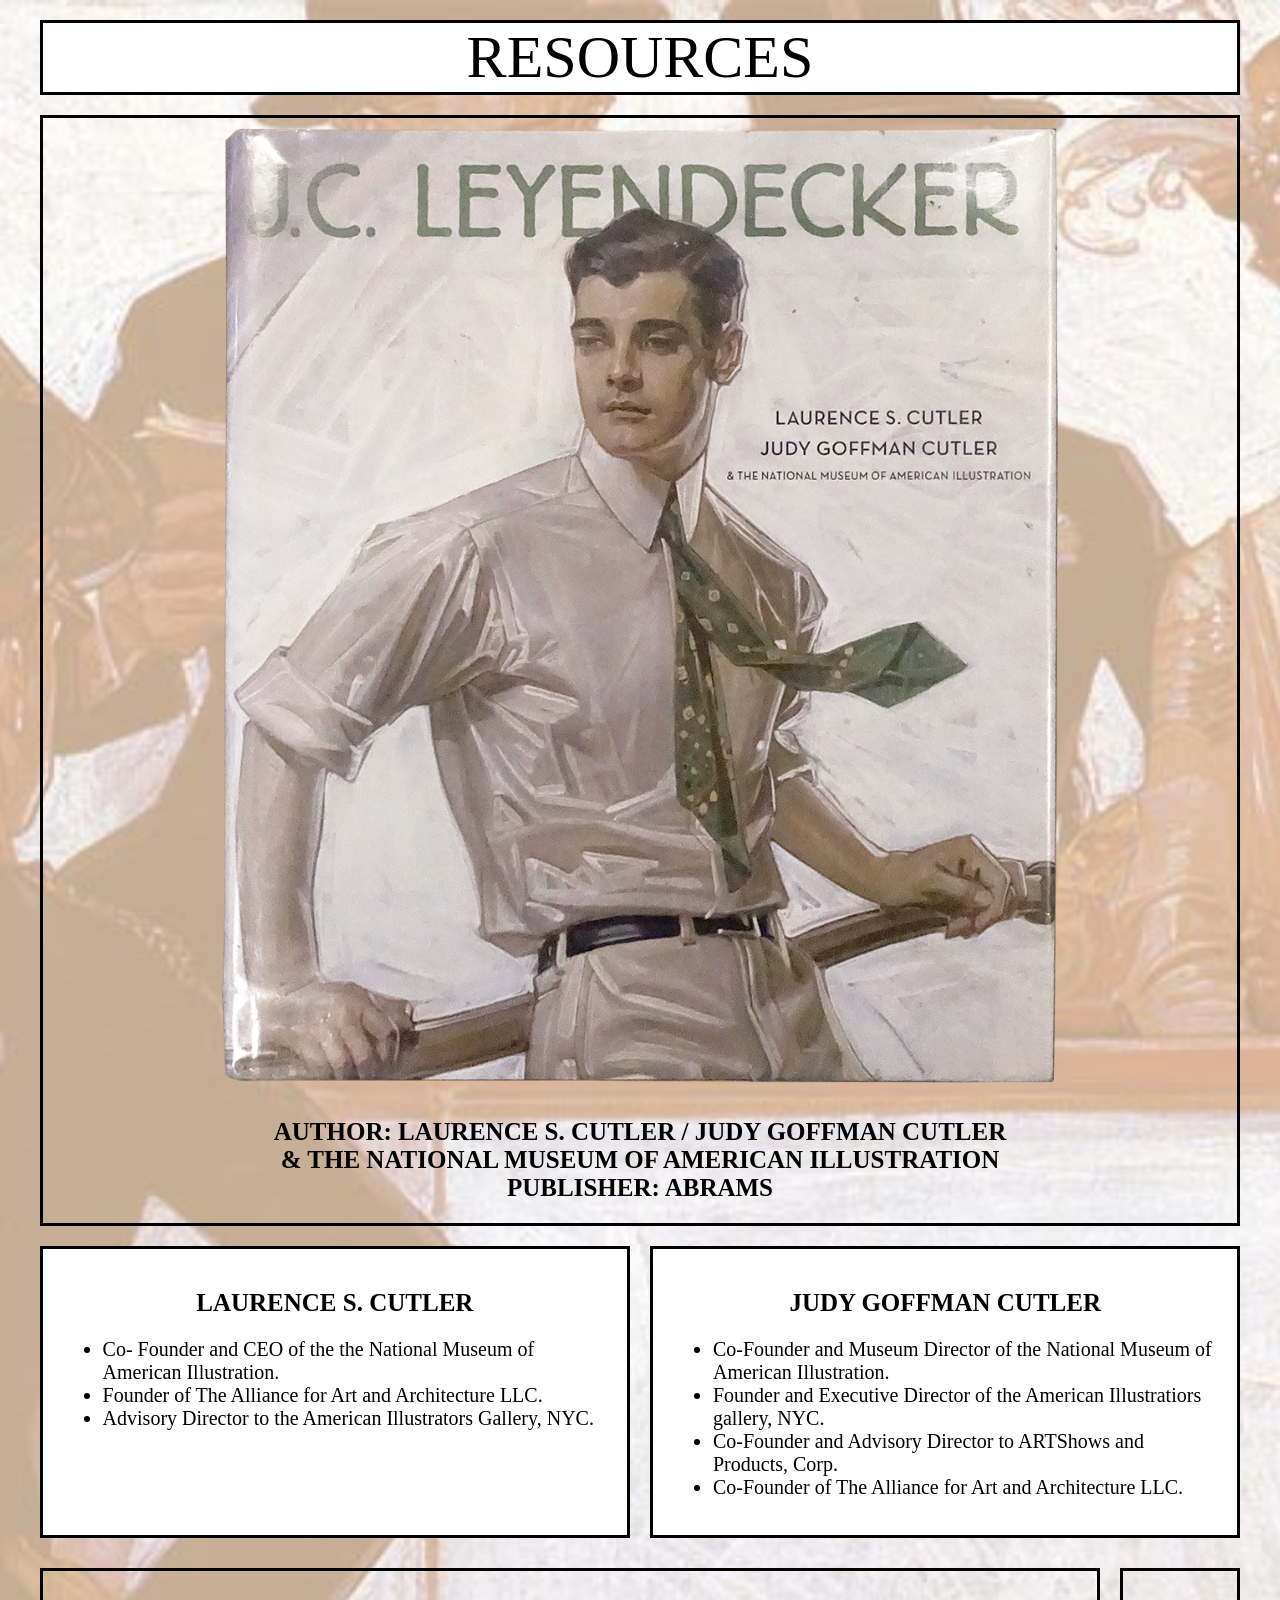
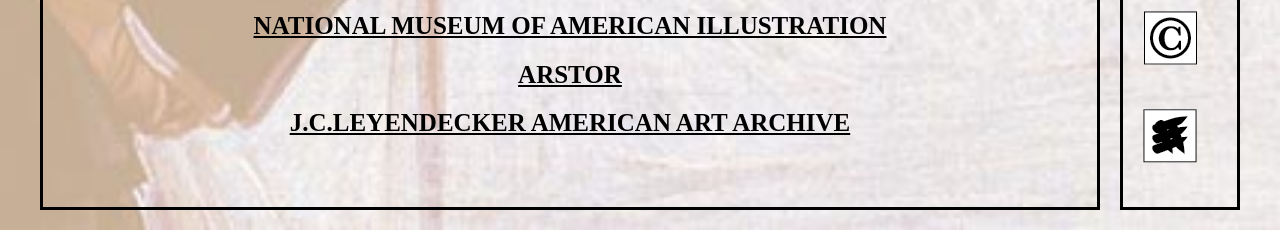
<file: jc/resource.html>
<!DOCTYPE html>
<html>
	<head>
		<title>Leyendecker Resources</title>
		<link rel="stylesheet" type="text/css" href="resource.css">
	</head>
	<body>

		


		<div class="grid">
			
			<div class="twobox">
				<div class="title">Resources</div>
			</div>

			
			<div class="twobox">
				<div id="book">
					<img src="Common/book.png">
				</div>
				<h2>Author: Laurence S. Cutler / Judy Goffman Cutler <br> & The National Museum of American Illustration <br> Publisher: Abrams </h2>

			</div>

			<div class="box white">
				<h2>Laurence S. Cutler</h2>
				<ul>
					<li>Co- Founder and CEO of the the National Museum of American Illustration.</li>
					<li>Founder of The Alliance for Art and Architecture LLC.</li>
					<li>Advisory Director to the American Illustrators Gallery, NYC.</li>
				</ul>
			</div>
			<div class="box white">
				<h2>Judy Goffman Cutler</h2>
				<ul>
					<li>Co-Founder and Museum Director of the National Museum of American Illustration.</li>
					<li>Founder and Executive Director of the American Illustratiors gallery, NYC.</li>
					<li>Co-Founder and Advisory Director to ARTShows and Products, Corp.</li>
					<li>Co-Founder of The Alliance for Art and Architecture LLC.</li>
				</ul>
			</div>
		</div>
				
		<div class="grid2">

			<div class="box">
				<a href="https://americanillustration.org/" target="_blank">
					<h2>National Museum of American Illustration</h2>
				</a>
				<a href="http://www.artstor.org/" target="_blank">
					<h2>Arstor</h2>
				</a>
				<a href="http://www.americanartarchives.com/leyendecker,jc.htm" target="_blank">
					<h2>J.C.Leyendecker American Art Archive</h2>
				</a>
			</div>
			<div class="box">
				
				<div class="icon">
					<a href="client.html">
						<img src="Common/toclient.png">
					</a>
				</div>

				<div class="icon">
					<a href="brush.html">
						<img src="Common/tobrush.png">
					</a>
				</div>
			
			</div>
	
		</div>



	<!-- =
		<div class="box line">
			<h2>J.C. Leyendecker Book</h2>
			<img src="book.png" id="book">
			<br>
			<div class="h2">Author: Laurence S. Cutler / Judy Goffman Cutler <br> & The National Museum of American Illustration <br> Publisher: Abrams </div>
		</div>

		<div class="grid">
			<div id="gridbox1">
				<h2>Laurence S. Cutler</h2>
				<ul class="p">
					<li>Co- Founder and CEO of the the National Museum of American Illustration.</li>
					<li>Founder of The Alliance for Art and Architecture LLC.</li>
					<li>Advisory Director to the American Illustrators Gallery, NYC.</li>
				</ul>
			</div>
			<div id="gridbox2">
				<h2>Judy Goffman Cutler</h2>
				<ul class="p">
					<li>Co-Founder and Museum Director of the National Museum of American Illustration.</li>
					<li>Founder and Executive Director of the American Illustratiors gallery, NYC.</li>
					<li>Co-Founder and Advisory Director to ARTShows and Products, Corp.</li>
					<li>Co-Founder of The Alliance for Art and Architecture LLC.</li>
				</ul>
			</div>
		</div>
		<div class="titlebox line">
			<a href="https://americanillustration.org/" target="_blank">
				<h2>National Museum of American Illustration</h2>
			</a>
		</div>
		<div class="titlebox line">
			<a href="http://www.artstor.org/" target="_blank">
				<h2>Arstor</h2>
			</a>
		</div>
		<div class="titlebox line">
			<a href="http://www.americanartarchives.com/leyendecker,jc.htm" target="_blank">
				<h2>J.C.Leyendecker American Art Archive</h2>
			</a>
		</div>
		 -->
		<!--Hyperlinks-->
			
			
	</body>
</html>
</file>
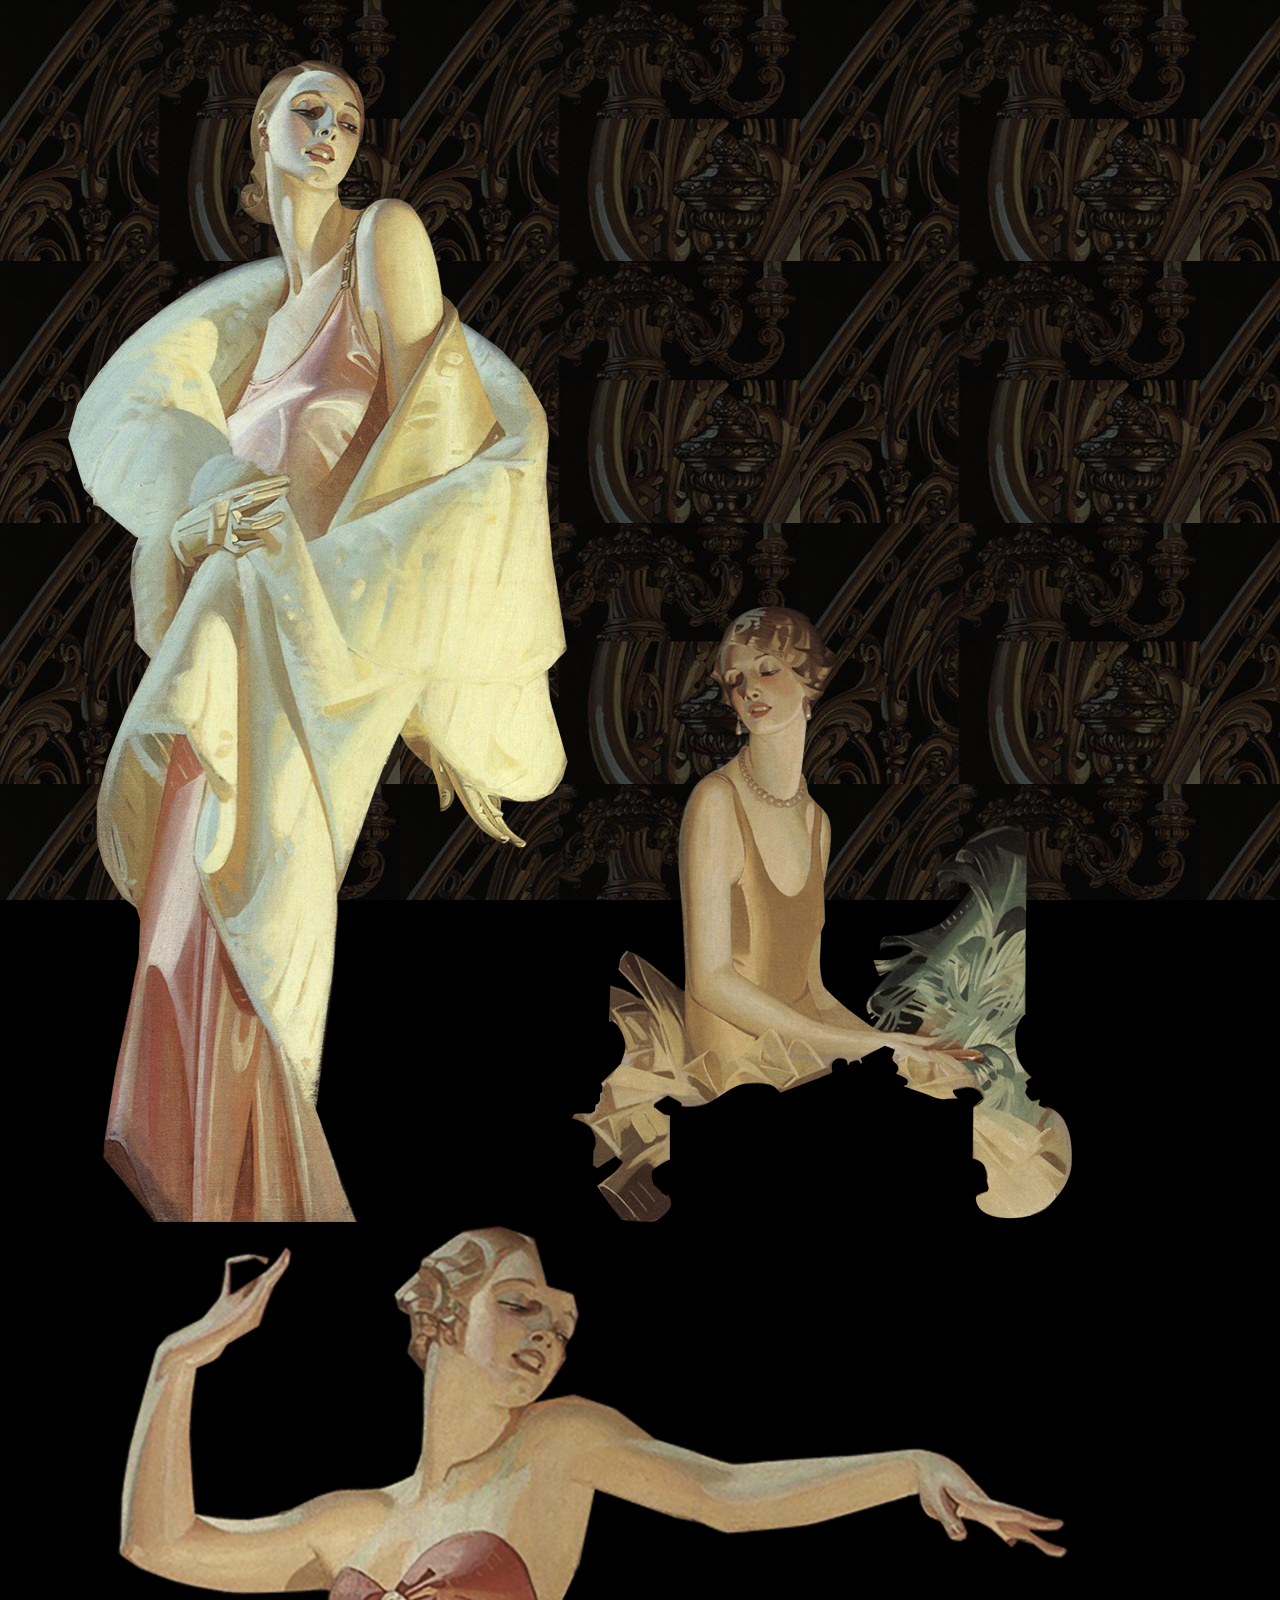
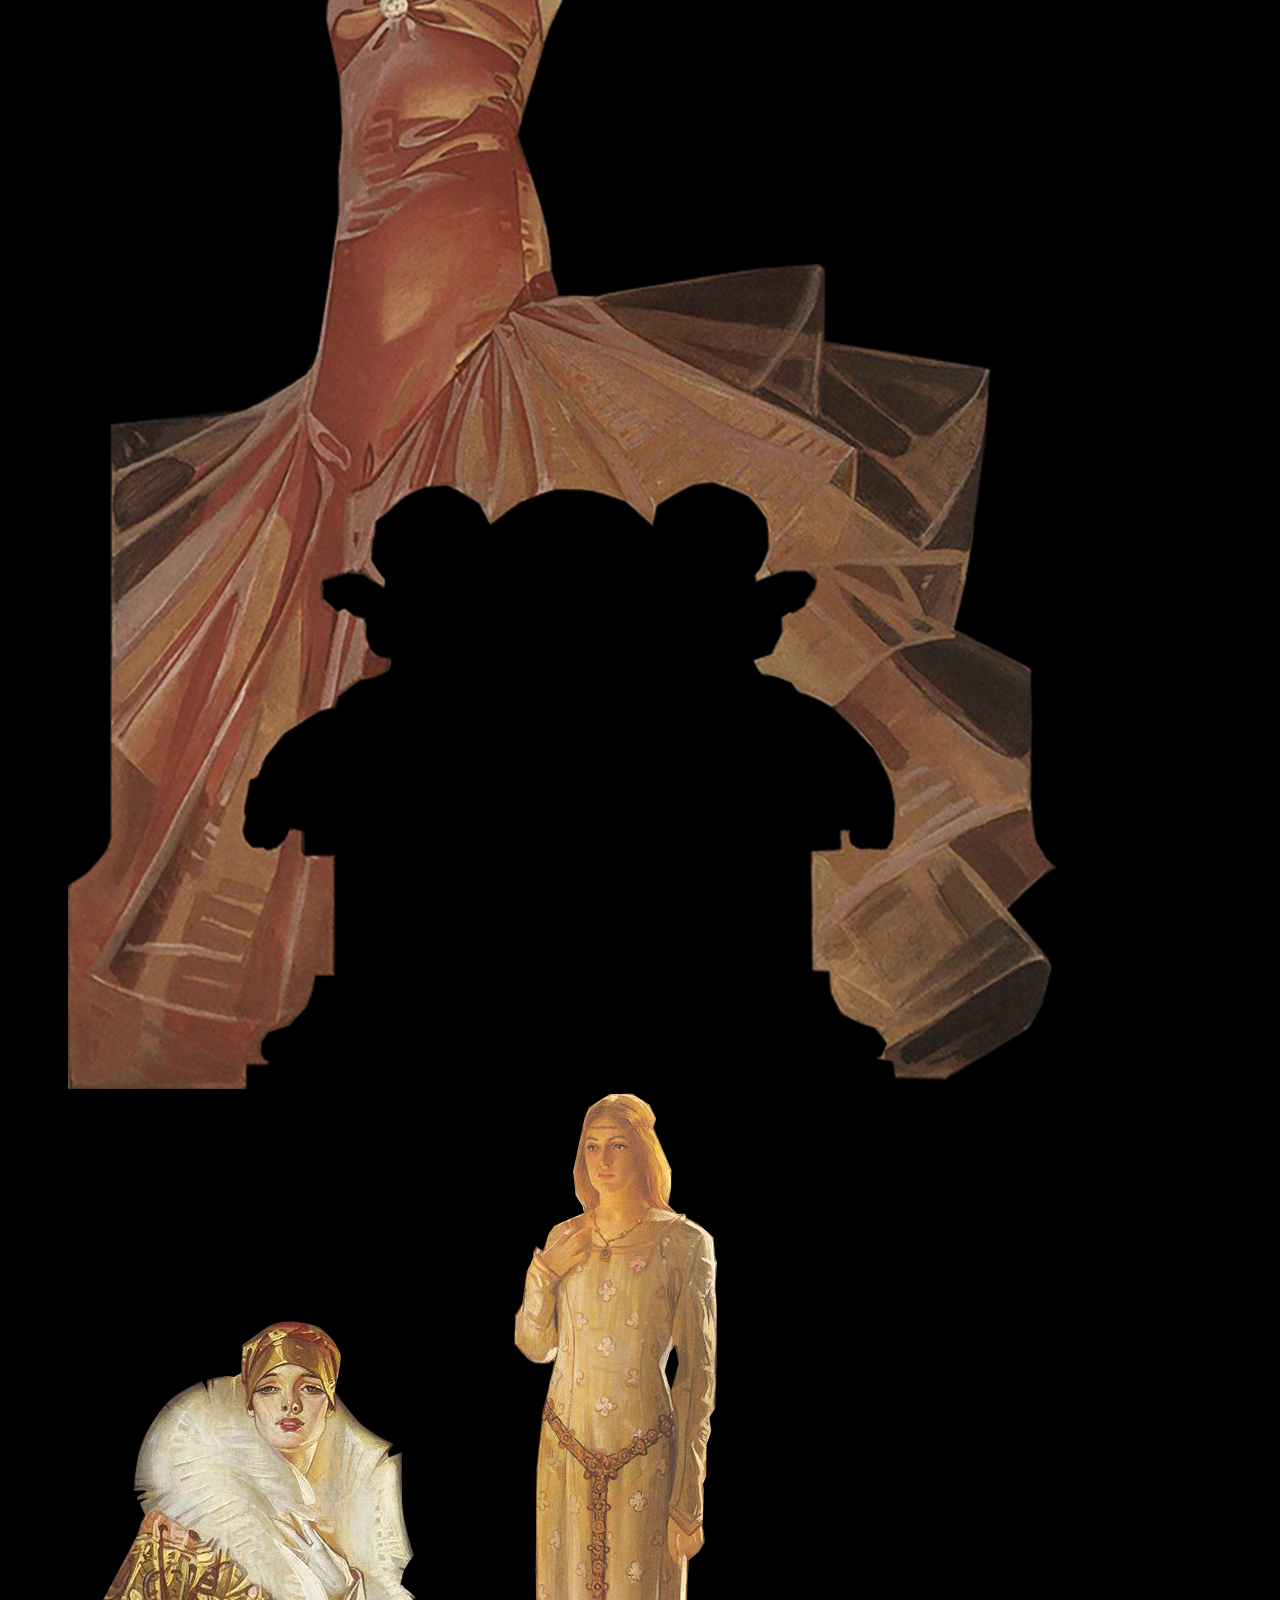
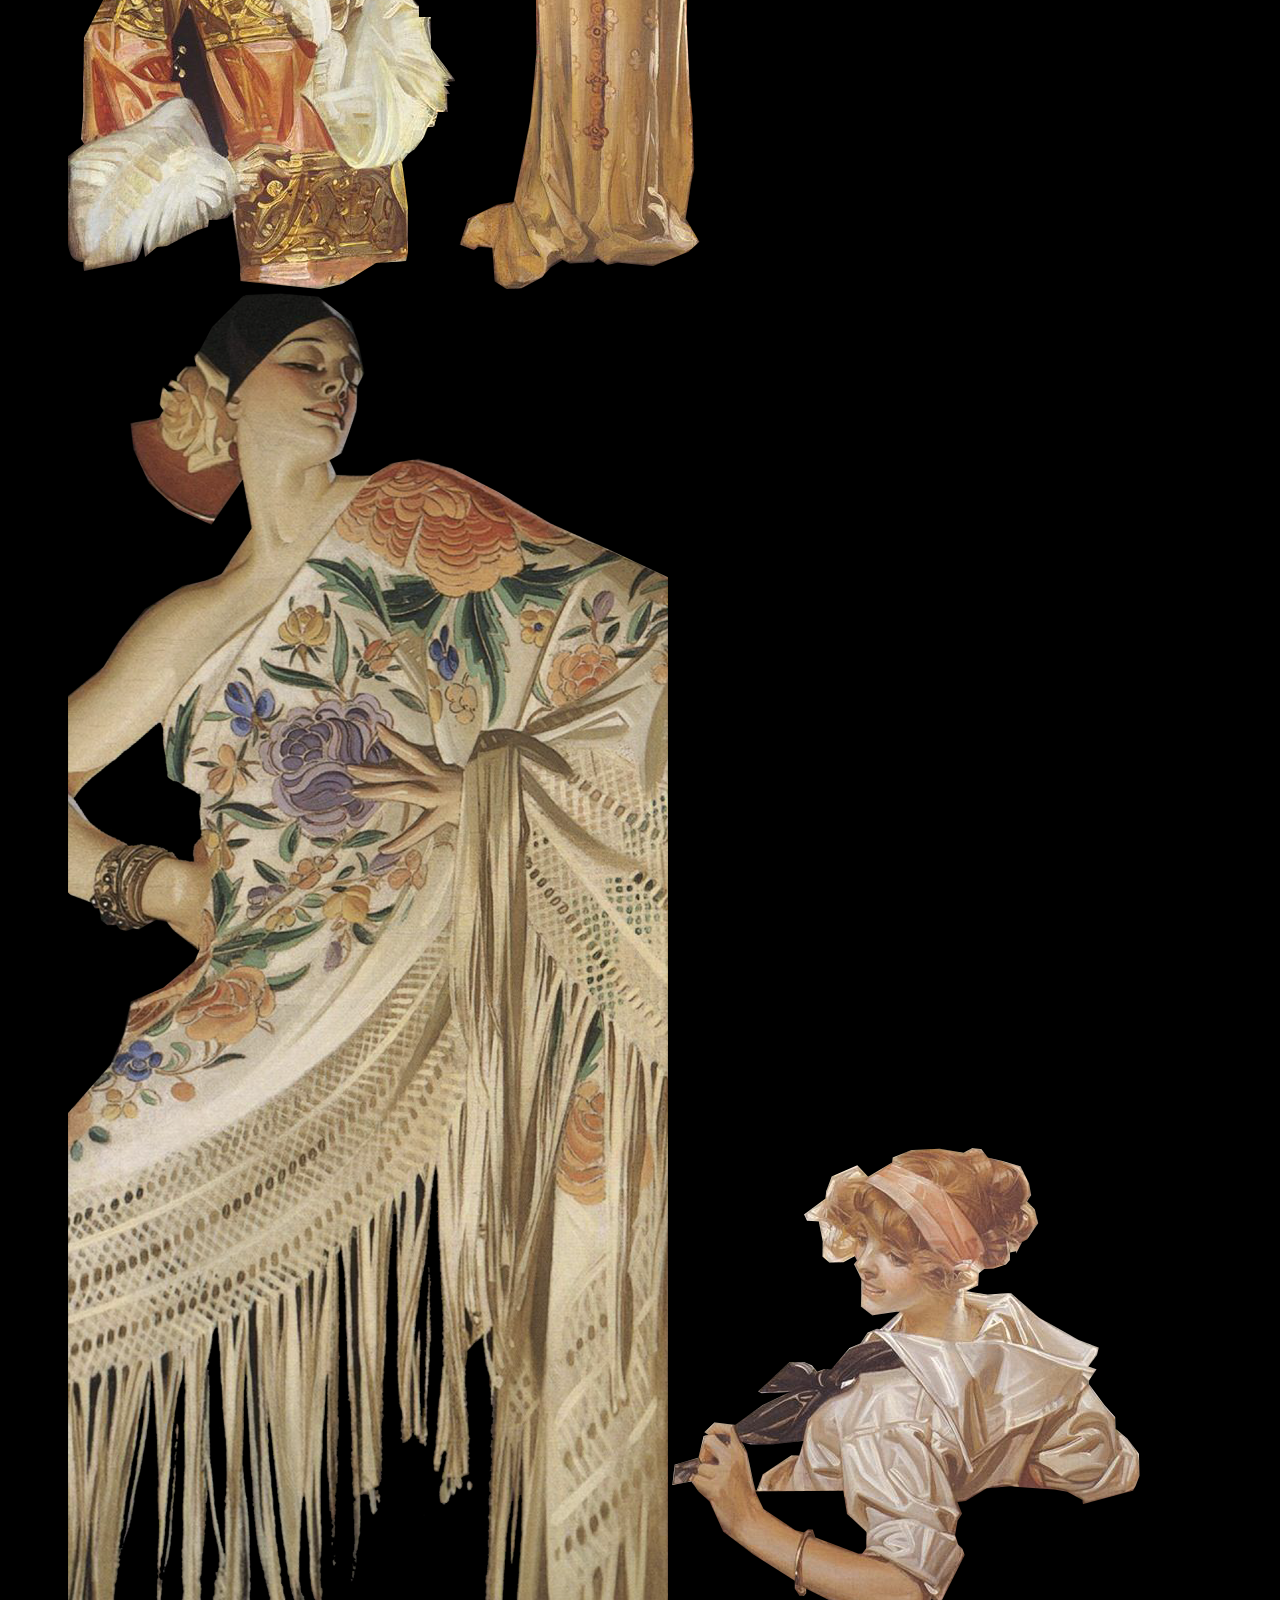
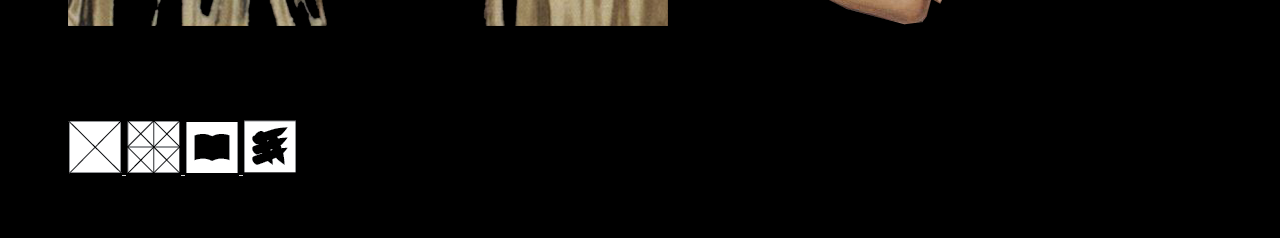
<file: jc/woman.html>
<!DOCTYPE html>
<html>
	<head>
		<title>Leyendecker Look</title>
		<link rel = "icon" href = "J.png" type = "image/x-icon"> 
		<style>
			.box{
				margin:30px;
				padding:30px;
			}
			body{
				background-color:black;
				background-image: url("Common/background.jpg");
				background-attachment:fixed;
			}
			a{
				color: #d6d6d6;
			}
			.static{
				position: fixed;
				z-index: 2;
			}
		</style>
	</head>
	<body>
		<div class="box">
			<img src="Common/woman.png">
			<img src="Common/woman7.png">
			<img src="Common/woman2.png">
			<img src="Common/woman3.png">
			<img src="Common/woman4.png">
			<img src="Common/woman5.png">
			<img src="Common/woman6.png">
		</div>
		<div class="box">
			<a href="project 2.html">
				<img src="Common/back.png">
			</a>
			<a href="sketch.html">
				<img src="Common/tosketch.png" class="img2">
			</a>
			<a href="resource.html">
				<img src="Common/toresource.png" class="img2">
			</a>
			<a href="brush.html">
				<img src="Common/tobrush.png" class="img2">
			</a>
		</div>
	</body>
</html>
</file>
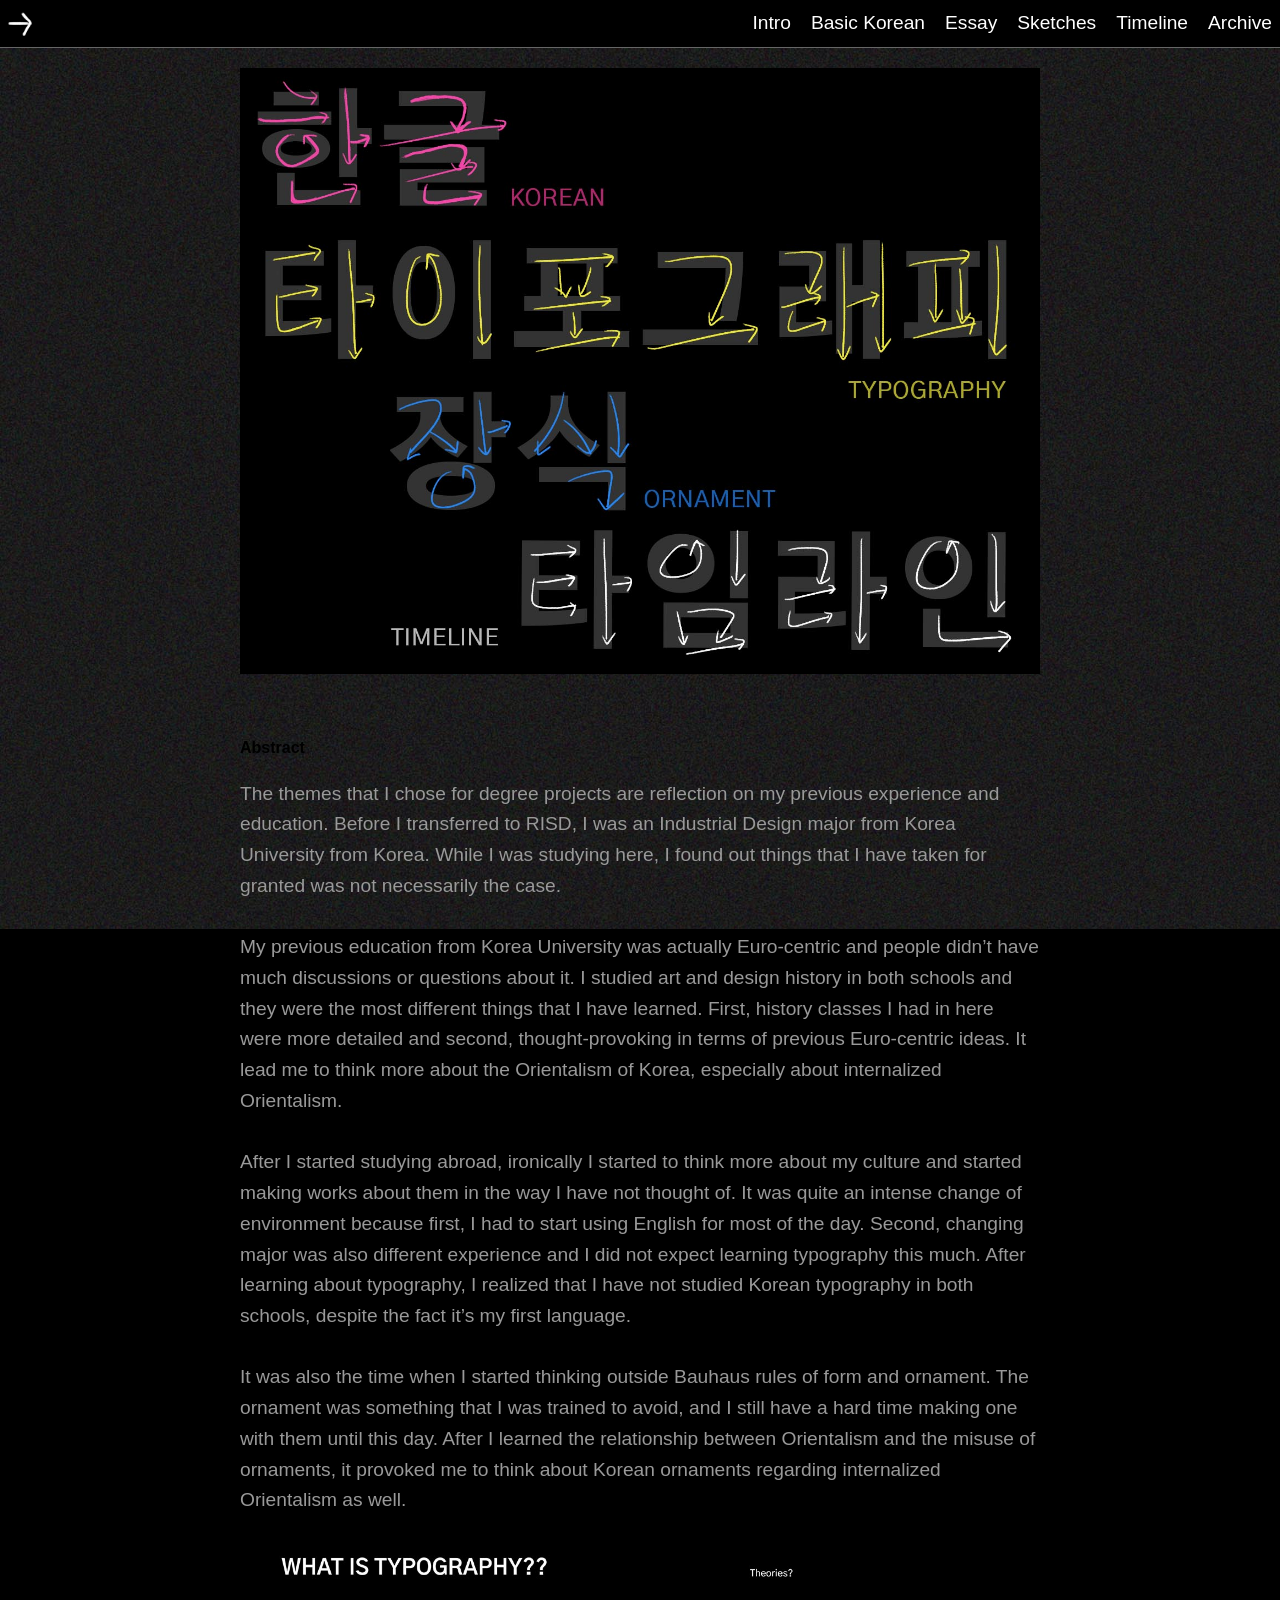
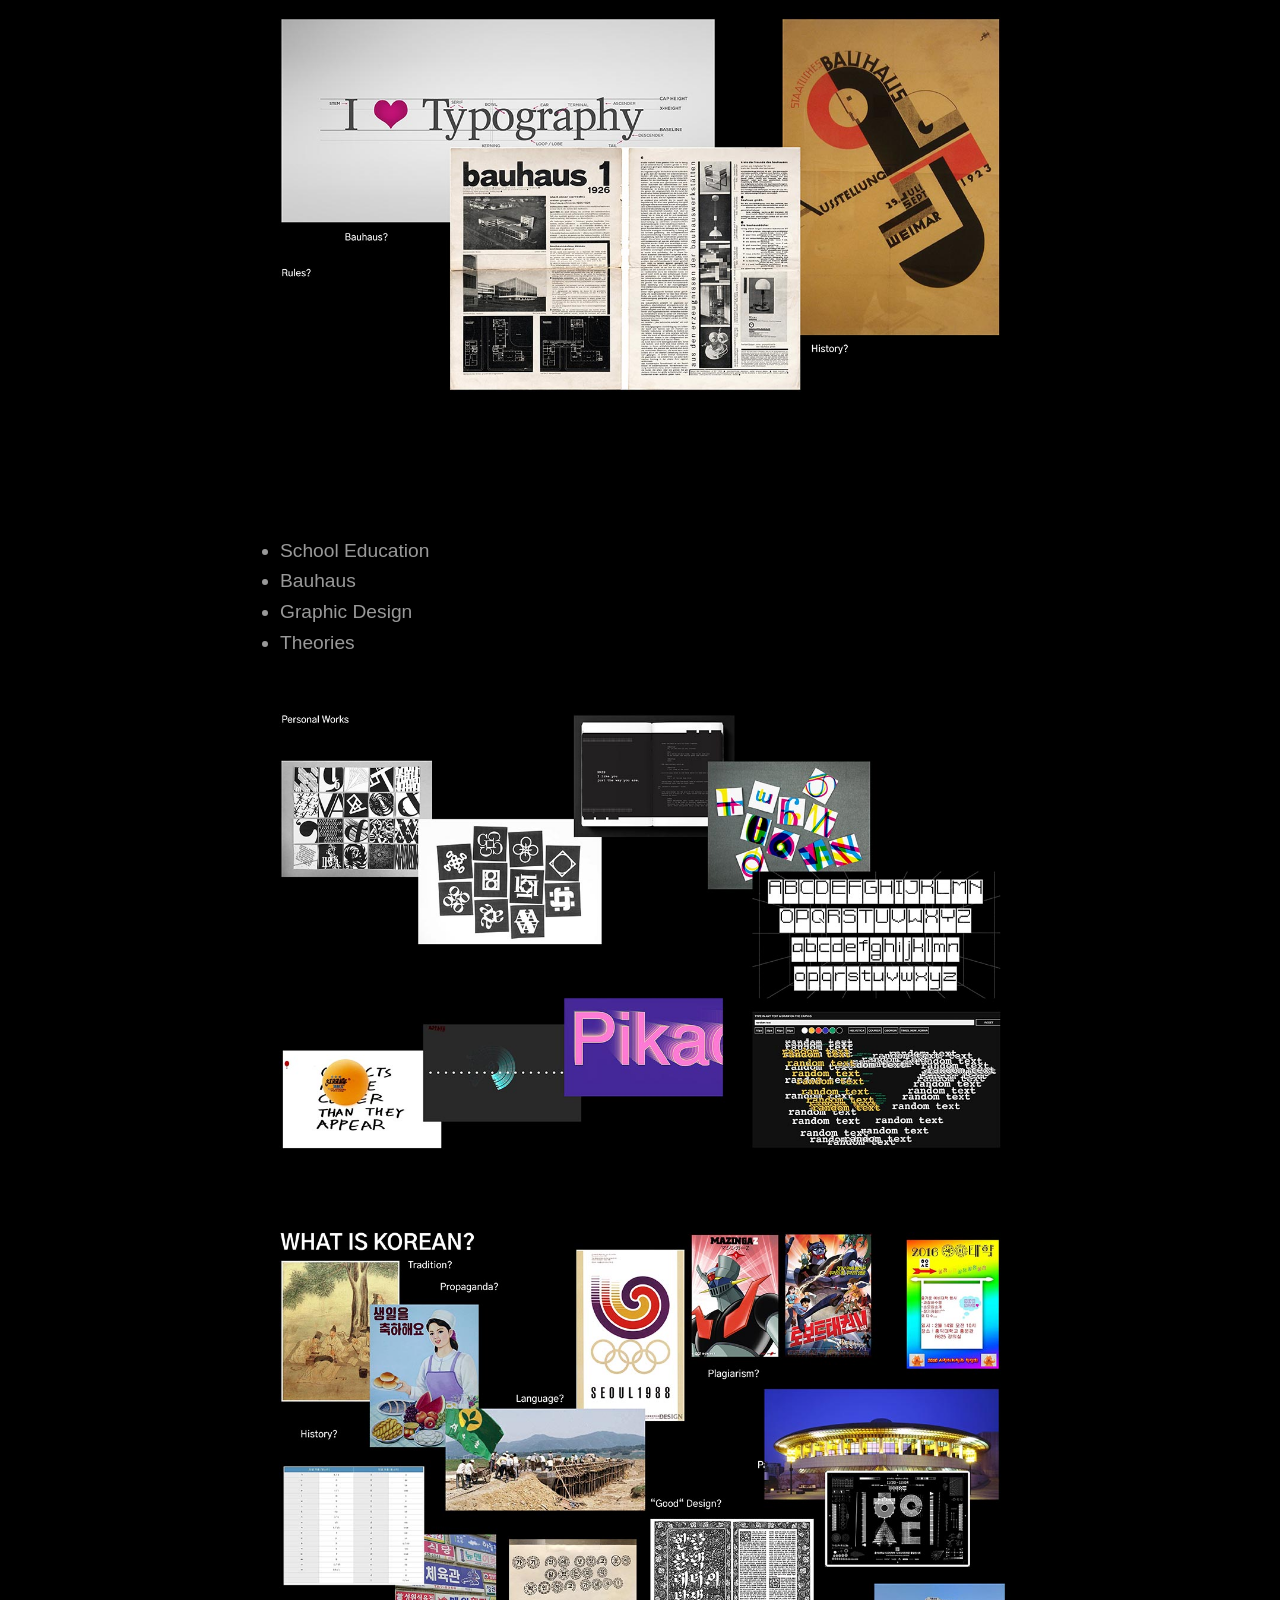
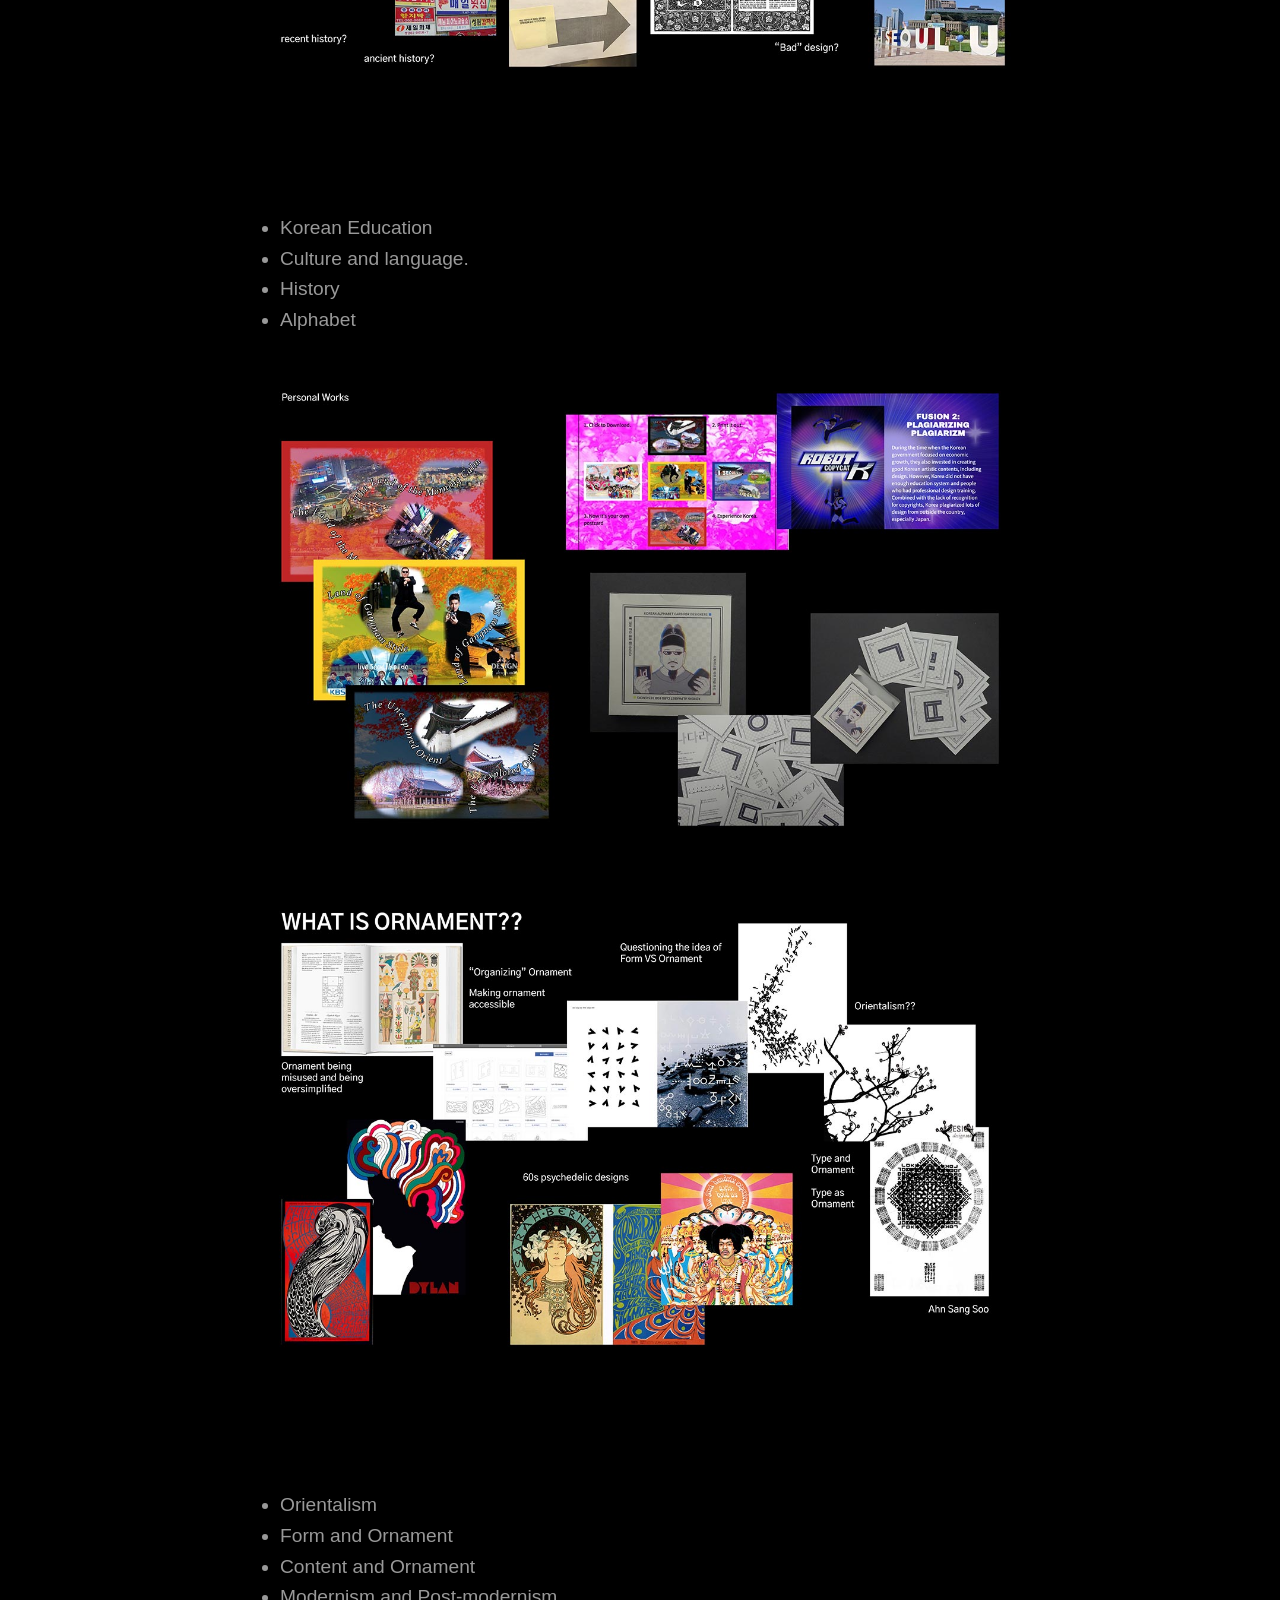
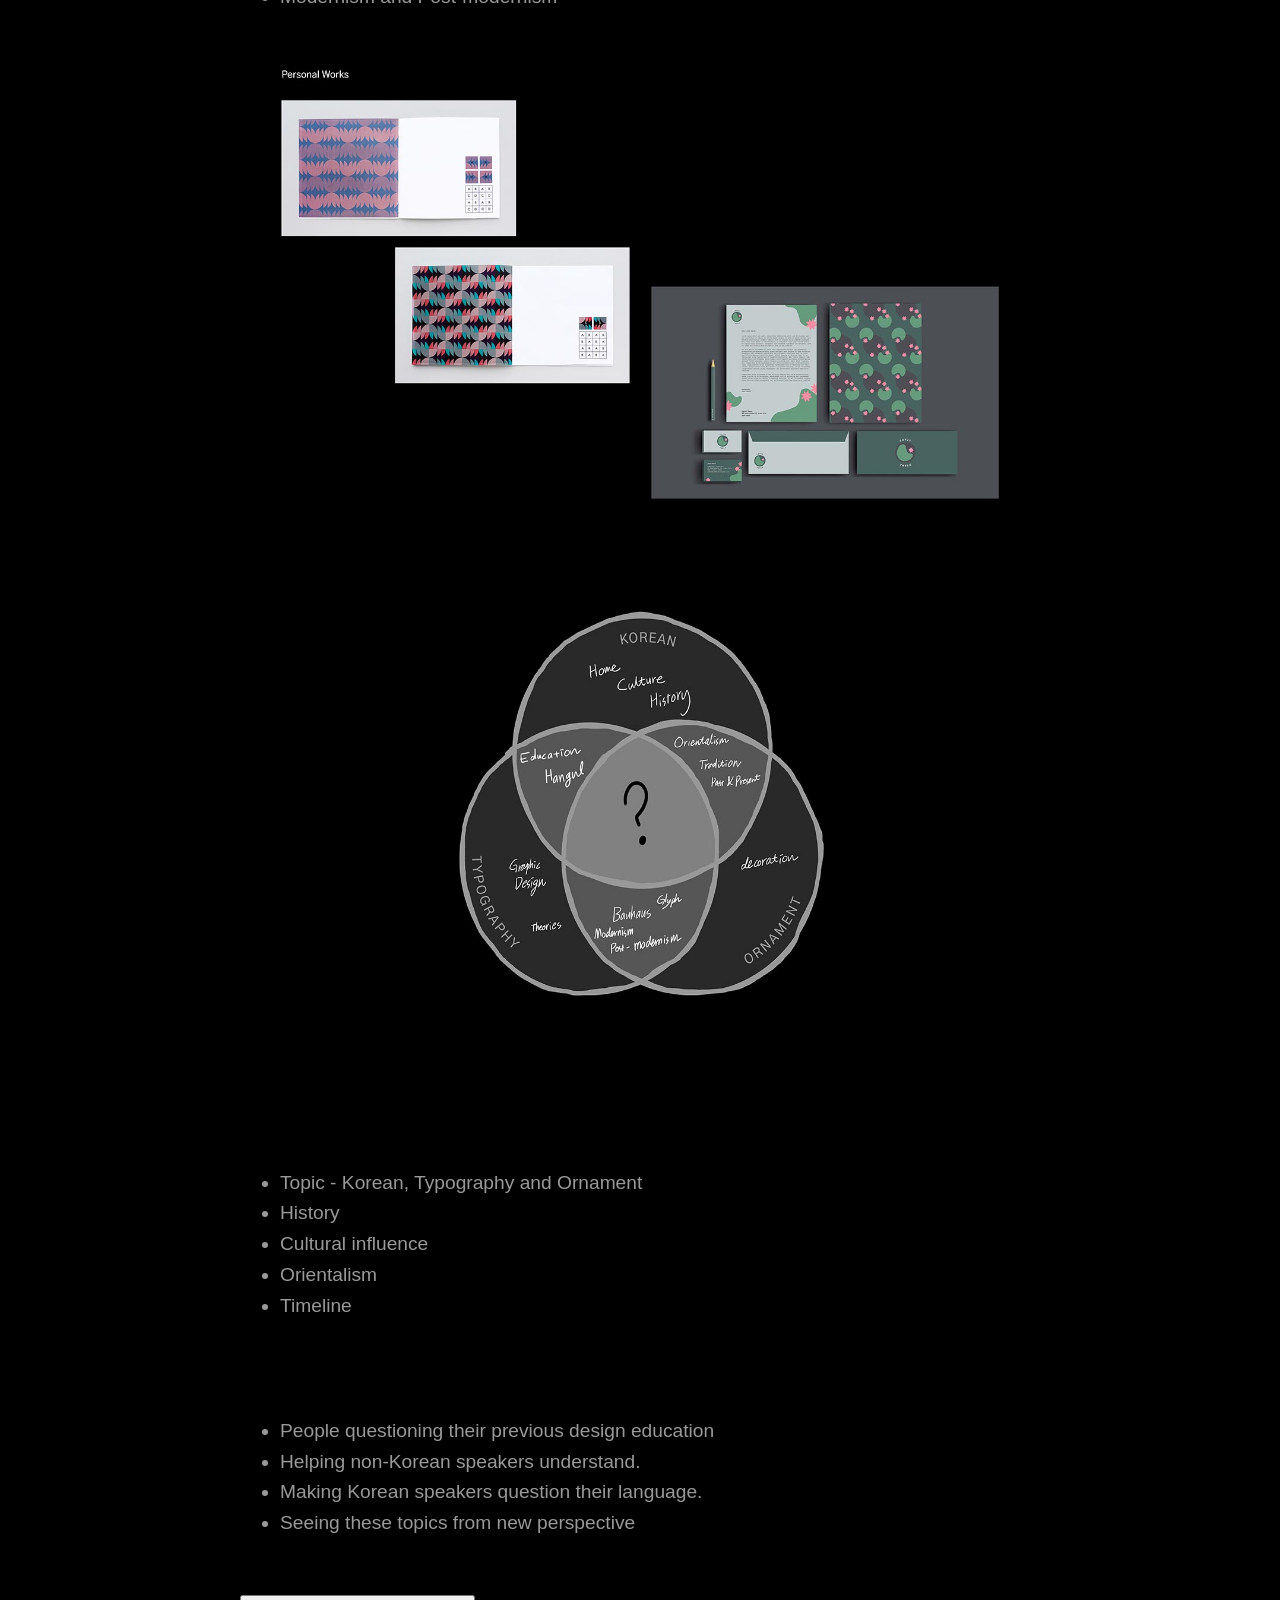
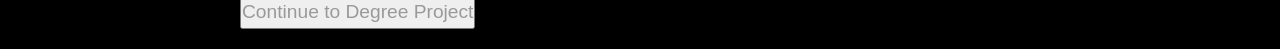
<file: kto/1_intro.html>
<!DOCTYPE html>
<html>
    <head>
        <title>Timeline</title>
        <meta http-equiv="X-UA-Compatible" content = "IE= edge,chrome=1">
        <meta charset="utf-8"> <!-- able multiple language -->
        <meta name="description" content="">
        <meta name ="viewport" content="width=device-width">
        <link rel="icon" href="arrow_2.png">
        <link rel="stylesheet" type="text/css" href="style.css">
        <link rel="stylesheet" type="text/css" href="archive.css">
    </head>
    <body> 
        <nav id="nav-top"></nav>
        <main>
            <div class="nav-space"></div>
            <section>
                <img src="src/0_element/title_color.jpg">
            </section>
            <section>
                <h4>Abstract</h4>
                <p>
                The themes that I chose for degree projects are reflection on my previous experience and education. Before I transferred to RISD, I was an Industrial Design major from Korea University from Korea. While I was studying here, I found out things that I have taken for granted was not necessarily the case. 
                <br><br>
                My previous education from Korea University was actually Euro-centric and people didn’t have much discussions or questions about it. 
                I studied art and design history in both schools and they were the most different things that I have learned. 
                First, history classes I had in here were more detailed and second, thought-provoking in terms of previous Euro-centric ideas. It lead me to think more about the Orientalism of Korea, especially about internalized Orientalism. 
                <br><br>
                After I started studying abroad, ironically I started to think more about my culture and started making works about them in the way I have not thought of. It was quite an intense change of environment because first, I had to start using English for most of the day. Second, changing major was also different experience and I did not expect learning typography this much. After learning about typography, I realized that I have not studied Korean typography in both schools, despite the fact it’s my first language. 
                <br><br>
                It was also the time when I started thinking outside Bauhaus rules of form and ornament. The ornament was something that I was trained to avoid, and I still have a hard time making one with them until this day. After I learned the relationship between Orientalism and the misuse of ornaments, it provoked me to think about Korean ornaments regarding internalized Orientalism as well. 
                </p>

                <div class="image-wrapper"><img src="src/1_intro/slide2.jpg" alt="slide2"></div>
                
            </section>
            
            <section>
                <h4>Typography</h4>
                <ul>
                    <li>School Education</li>
                    <li>Bauhaus</li>
                    <li>Graphic Design</li>
                    <li>Theories</li>
                </ul>
                <div class="image-wrapper"><img src="src/1_intro/slide3.jpg" alt="slide2"></div>
                <div class="image-wrapper"><img src="src/1_intro/slide4.jpg" alt="slide2"></div>
            </section>

            <section>   
                <h4>Korean</h4>
                <ul>
                    <li>Korean Education</li>
                    <li>Culture and language. </li>
                    <li>History</li>
                    <li>Alphabet</li>
                </ul>
                <div class="image-wrapper"><img src="src/1_intro/slide5.jpg" alt="slide2"></div>
                <div class="image-wrapper"><img src="src/1_intro/slide6.jpg" alt="slide2"></div>
            </section>

            <section>
                <h4>Ornament</h4>
                <ul>
                    <li>Orientalism</li>
                    <li>Form and Ornament</li>
                    <li>Content and Ornament</li>
                    <li>Modernism and Post-modernism</li>
                </ul>
                <div class="image-wrapper"><img src="src/1_intro/slide7.jpg" alt="slide2"></div>
                <div class="image-wrapper"><img src="src/1_intro/slide8.jpg" alt="slide2"></div>
            </section>

            <section>
                <h4>What will I be talking about?</h4>
                <ul>
                    <li>Topic - Korean, Typography and Ornament</li>
                    <li>History</li>
                    <li>Cultural influence</li>
                    <li>Orientalism</li>
                    <li>Timeline</li>
                </ul>
                <br>
                <h4>What do I achieve?</h4>
                <ul>
                    <li>People questioning their previous design education</li>
                    <li>Helping non-Korean speakers understand. </li>
                    <li>Making Korean speakers question their language.</li>
                    <li>Seeing these topics from new perspective</li>
                </ul>
            </section>
            
            <section>
                <button onClick="location.href='2_korean.html';">Continue to Degree Project</button>
            </section>
        
        </main>

    <script src="nav.js"></script>   
    </body>
</html>
</file>
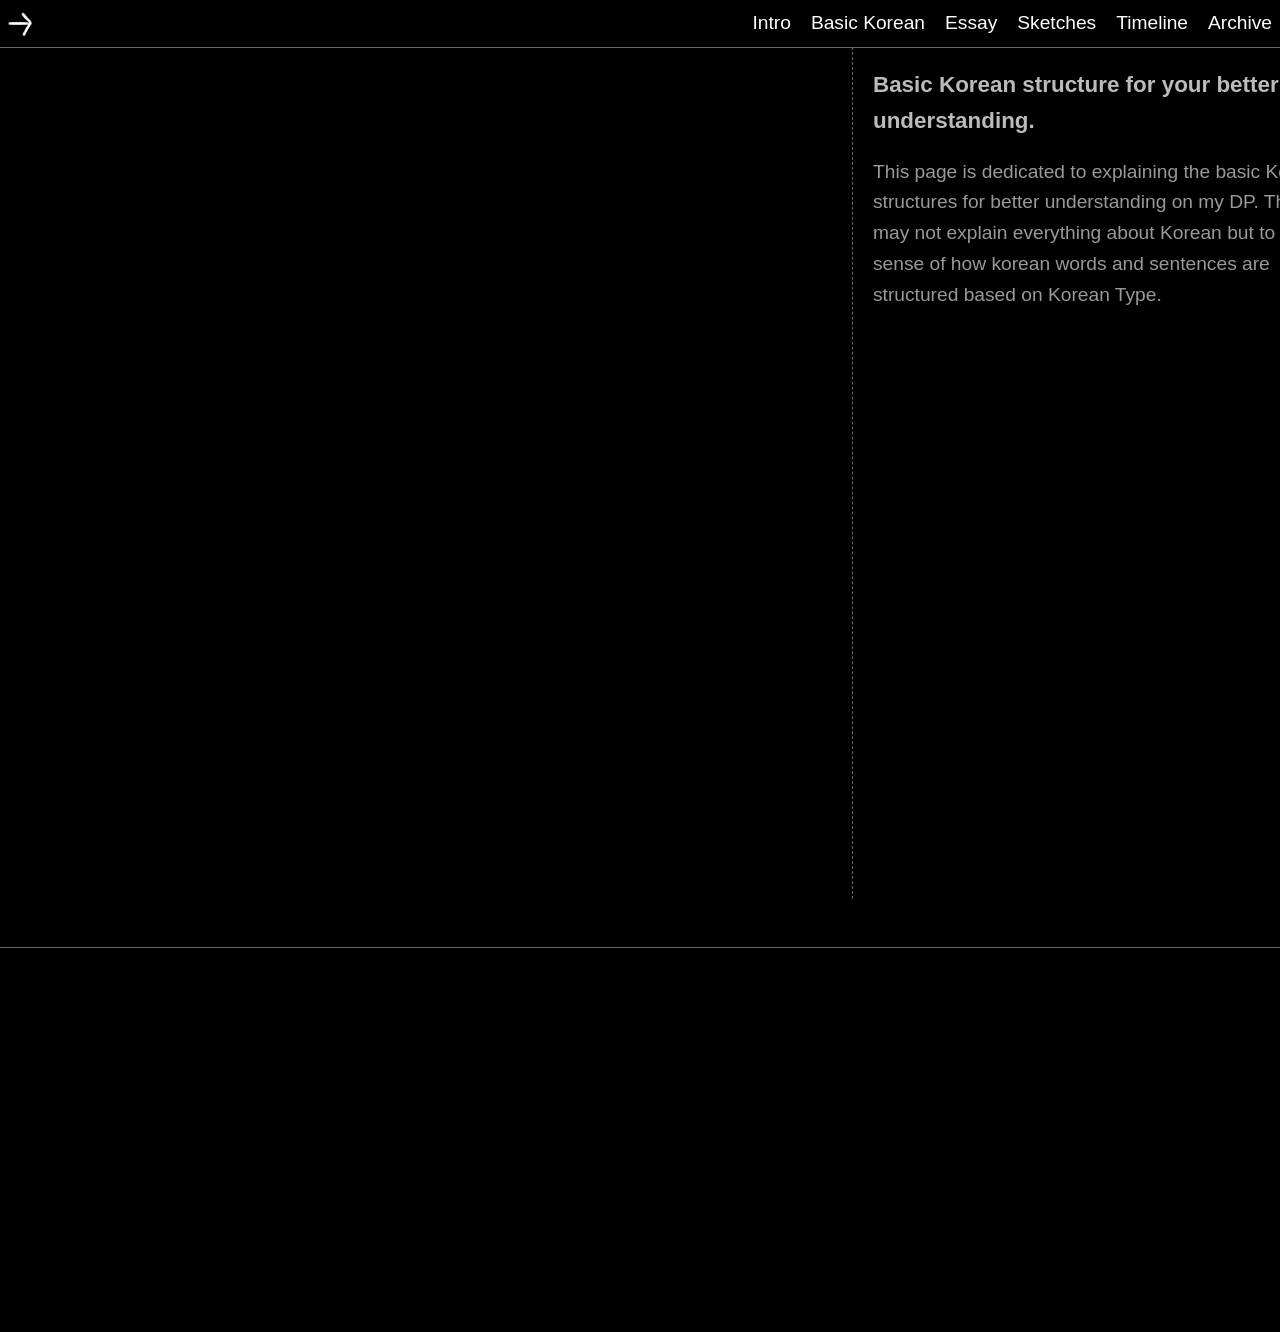
<file: kto/1_korean.html>
<!DOCTYPE html>
<html>
    <head>
        <meta http-equiv="X-UA-Compatible" content = "IE= edge,chrome=1">
        <meta charset="utf-8">
        <meta name="description" content="">
        <meta name ="viewport" content="width=device-width">
        <link rel="icon" href="src/assets/arrow_icon.png">
        <link href="https://fonts.googleapis.com/css2?family=Gothic+A1:wght@100;200;300;400;500;600;700;800;900&display=swap" rel="stylesheet">
        <link rel="stylesheet" type="text/css" href="style.css">
        <link rel="stylesheet" type="text/css" href="scroll.css">
        <title>Timeline</title>
    </head>
    <body>
        <nav id="nav-top"></nav>
            
        <div class="nav-space"></div>
        
        <div class="container">

            <div class="container-scroll">
                <div class="container-title"></div>
                
                <!-- CONTENT -->
                <div class="square-box"> 
                    <h5>Basic Korean structure for your better understanding.</h5><br>
                    <p>This page is dedicated to explaining the basic Korean structures for better understanding on my DP. This page may not explain everything about Korean but to give a sense of how korean words and sentences are structured based on Korean Type.</p>
                </div>

                <!-- ALPHABET -->


                <div class="square-box">
                    <h1>Korean Alphabet</h1>
                    <h6>Consonant</h6>
                    <p>ㄱ,ㄴ,ㄷ,ㄹ,ㅁ,ㅂ,ㅅ,ㅇ,ㅈ,ㅊ,ㅋ,ㅌ,ㅍ,ㅎ</p>
                    <h6>Double Consonant</h6>
                    <p>ㄲ,ㄸ,ㅃ,ㅆ,ㅉ</p>
                    
                    <h6>Vowel</h6>
                    <p>ㅏ,ㅑ,ㅓ,ㅕ,ㅗ,ㅛ,ㅜ,ㅠ,ㅡ,ㅣ</p>
                    <h6>Double Vowel</h6>
                    <p>ㅐ,ㅒ,ㅔ,ㅖ,ㅘ,ㅚ,ㅙ,ㅝ,ㅞ,ㅟ,ㅢ</p>
                
                </div>


                <div class="square-box">
                    <h1>Gulja</h1>
                    <p>
                        Gulja is a unit that does not exist in English, although it is often treated as a glyph. To make a word or sentence, gul-ja is necessary.
                    </p>
                </div>

                <div class="square-box">
                    <img src="src/1_korean/gulja_1.jpg">
                    <h5>consonant + vowel</h5><br>
                    <h6>The most basic structure. This is the minimum structure that is required in order to make a word.</h6>
                </div>

                <div class="square-box">
                    <img src="src/1_korean/gulja_2.jpg">
                    <h5>consonant + vowel + consonant</h5><br>
                    <h5>consonant + vowel + consonants</h5><br>
                    <h6>Consonant sound different depend on their location, and sometimes they're not pronounced. The maximum number of con-boxsonants that can be at the end of gul-ja is two.</h6>
                </div>



                <div class="square-box">
                    <img src="src/1_korean/gulja_3.jpg">
                    <h5>double consonant + vowel</h5><br>
                    <h6>Double consonant can come at the on the front and back of pronounciation. However, one set of two consonants that are different alphabet can not come at the front. </h6>
                </div>

                <div class="square-box">
                    <img src="src/1_korean/gulja_4.jpg">
                    <h5>double consonant + vowel + consonant</h5><br>
                    <h5>double consonant + vowel + consonants</h5><br>
                    <h6>Similar rule applies.</h6>
                </div>

                <div class="square-box">
                    <img src="src/1_korean/gulja_5.jpg">
                    <h5>consonant + double vowel</h5><br>
                    <h6>Similar rule applies for gulja with double vowel. </h6>     
                </div>

                <div class="square-box">
                    <img src="src/1_korean/gulja_6.jpg">
                    <h5>consonant + double vowel + consonant</h5><br>
                    <h5>consonant + double vowel + consonants</h5><br>
                    <h6>Similar rule applies for gulja with double vowel.</h6>
                </div>

                <div class="square-box">
                    <img src="src/1_korean/gulja_7.jpg">
                    <h5>double consonant + double vowel</h5><br>
                    <h6>This type of combination is also avaliable.</h6>
                </div>
                
                <div class="square-box">
                    <img src="src/1_korean/gulja_8.jpg">
                    <h5>double consonant + double vowel + consonant</h5><br>
                    <h5>double consonant + double vowel + consonants</h5><br>
                    <h6>The last gulja is the most complex structure of gulja. No more vowels or consonats are not avaliable.</h6>
                </div>


                <div class="square-box">
                    <h1>Word</h1>
                    <p>Korean words are made up of gulja.</p>
                </div>


                <div class="square-box">
                    <img src="src/1_korean/word_1.jpg">
                    <h6>One Gulja</h6>
                    <p>One Gulja is the minimun number element that makes word.</p>
                </div>


                <div class="square-box">
                    <img src="src/1_korean/word_2.jpg">
                    <h6>Multiple Gulja</h6>
                    <h6>double consonant + double vowel + consonants</h6>
                    <p>Gulja can be combined and create either similar or different meaning. The meaning of word can depend on the Chinese Character the gulja is representing. Words with same spelling can have different meaning if they are different Chinese character. </p>
                </div>


                <div class="square-box">
                    <img src="src/1_korean/word_3.jpg">
                    <h6>Gulja with grammatic purpose</h6>
                    <p>In Korean language, there are many different type of gulja that is purely for grammatic purpose. For example, every proper sentence need to end with a specific grammatic gulja that is for ending a sentence. However, some grammatic rule does not strictly applies for everyday conversation. </p>
                </div>

                <div class="square-box">
                    <img src="src/1_korean/word_4.jpg">
                    <h6>Multiple Gulja</h6>
                    <p>There are no specific limit of gulja on one word but most of the time it is common for one word to have less than 10-12 gulja.</p>
                </div>
                


                <div class="square-box">
                    <h1>Sentence</h1>
                    <p>Korean Language have been influenced from different cultures including ones from China, Japan and European countries and North America. Chinese-charactor based words take big portion of Korean. After colonization, Korean language was highly influenced by Japanese and English.
                    </p><br>
                    <h5>Word Space</h5>
                    <p>Chinese-Korean-Japanese language alphabets are based on square structure. What makes Korean different from Chinese and Japanese is that Korean has word space, which is influenced from Latin languages.</p><br>
                    <h6>Horizontal Writing</h6>
                    <p>In Korean, horizontal writing system is most common in Korean unlike Japanese.</p>
                </div>

                <div class="square-box">
                    <img src="src/1_korean/sentence.jpg" class="sentenceimg">
                </div>

                <div class="square-box">
                    <h5>Chinese-based word</h5>
                    <h6>강(river)</h6>
                    <br>
                    <h5>Korean</h5>
                    <h6>나(me)</h6>
                    <h6>듣(listen)</h6>
                    <br>
                    <h5>Korean grammatic component</h5>
                    <h6>는, 에서, 를, 다</h6>
                    <br>
                    <h5>Foreign Language</h5>
                    <h6>라디오(radio)</h6>
                </div>
            

            </div>
        </div>
        
        <script src="nav.js"></script>   
    </body>
</html>
</file>
<file: style.css>
:root {
  /* COLOR */
  --grey-white: #FFFFFF;
  --grey-light-01: #E9EEF5;
  --grey-light-02: #D5DEEA;
  --grey-light-03: #ADBDD3;
  --grey-md-01: #919CAF;
  /* BORDER COLOR BELOW*/
  --grey-md-02: #5F6A7D; 
  /* BORDER COLOR TOP */
  --grey-md-03:#454C58;
  --grey-dark-01: #383B44;
  --grey-dark-02: #2C2B30;
  --grey-black: #212024;
  --blue-default: #2989E8;
  --blue-tint-01: #DBEBFB;
  --blue-tint-02: #B3DBF7;
  --blue-tint-03: #6EB7FF;
  --blue-dark:#255486;
  --yellow-default: #FFE57E;
  --yellow-dark: #E7B901;
  --yellow-tint-01: #FFF3C5;

  /* PADDING */
  --padding-thin:2px;
  --padding-xxs:4px;
  --padding-xs:6px;
  --padding-sm:8px;
  --padding-md: 12px;
  --padding-lg: 16px;
  --padding-object: 20px;
  --padding-section: 24px;
  --max-width: 840px;
  --max-width-project: 1080px;
  --max-width-header: 1440px;
  --padding-header: 36px;

  /* RADIUS */
  --radius-sm: 2px;
  --radius-md: 4px;
  --radius-round: 999px;

  /* FONT-SIZE */
  --font-size-sm: 1.12rem;
  --font-size-md: 1.18rem;
  --font-size-lg: 1.4rem;
  --font-size-xl: 1.6rem;
  --font-size-xxl: 2.0rem;
}

@import url('https://fonts.googleapis.com/css2?family=IBM+Plex+Sans+KR&display=swap');

h1{
    font-size: var(--font-size-xxl);
    font-weight: 600;
    line-height: 1.54;
    margin:0;padding:0;
}

h6, p, li{
    font-size: var(--font-size-md);
    padding:0;margin:0;
    line-height: 1.6;
}


*{
    font-family: "IBM Plex Sans KR", sans-serif;
    background:var(--grey-light-03);
    color: var(--grey-dark-01);
}

*::selection{
    background: var(--yellow-tint-01);
    color: var(--grey-dark-01);
}

a{
    text-decoration: none;
    color: var(--grey-black);
}
a:hover{color: var(--blue-default);}
a:visited{color: var(--grey-black);}

section{
    width: 100%;
    max-width: var(--max-width);
    margin: 0 auto;
    padding: var(--padding-section) 0;
}
</file>
<file: kto/style.css>
/* ============= BASIC ============= */
:root{
    /* GREY */
    --grey-black: #000;
    --grey-white: #fff;
    --grey-default: #666;
    --grey-light: #999;
    --grey-extralight: #bbb;

    /* LAYOUT */
    --layout-xs: 2px;
    --layout-sm: 4px;
    --layout-md: 6px;
    --layout-lg: 8px;
    --layout-xl: 12px;
    --layout-xxl: 16px;
    --layout-section: 20px;
    --max-width-section: 840px;
}

@import url('https://fonts.googleapis.com/css2?family=IBM+Plex+Sans+KR&display=swap');

body{
    margin:0;
    scroll-behavior:smooth;
    background-color:var(--grey-black);
    font-family: "IBM Plex Sans KR", sans-serif;
}

::-webkit-scrollbar{
    display:none;
}

img{
    width:100%;
    display:inline-block;
}

.pointer{cursor: pointer;}

video{width:100%;}

 /* LINKS */

a{text-decoration: none; color: var(--grey-white);}
a:hover{cursor: pointer; animation: colchange 2s infinite;}
a:visited{color: var(--grey-white);}


@keyframes colchange{
    0%{color: #f2389a;}
    33.3%{color: #f4f431;}
    66.6%{color:#2995ed;}
    100%{color: #f2389a;}
}

@keyframes colchange-border{
    0%{color: #f2389a; border-color:#f2389a;}
    33.3%{color: #f4f431; border-color:#f4f431;}
    66.6%{color:#2995ed; border-color:#2995ed;}
    100%{color: #f2389a; border-color:#f2389a;}
}


/* =========  FONT ========= */

/* FONT SIZE */
h1{
    font-size: 1.6em;
    line-height: 154%;
    color: var(--grey-white);
    padding: 0;margin:0;
}

h2{
    font-size: 1.6em;
    line-height: 154%;
    color: var(--grey-extralight);
    padding: 0;margin:0;
}

h5{
    font-size: 1.4em;
    line-height: 160%;
    color: var(--grey-extralight);
    padding: 0;margin:0;
}


h6, p, li, table, tr, td, button{
    font-size: 1.2em;
    line-height: 160%;
    font-weight:400;
    color: var(--grey-light);
    padding: 0;margin:0;
}

/* FONT WEIGHT */
h1, h2, h4, h6{font-weight:600;}
p, li, table, tr, td, button{font-weight:400;}


.text-wrapper-sm{
    width:100%;
    display:flex;
    flex-direction: column;
    gap: var(--layout-sm);
    padding: var(--layout-sm) 0;
}

.text-wrapper-md{
    width:100%;
    display:flex;
    flex-direction: column;
    gap: var(--layout-md);
    padding: var(--layout-md) 0;
}


/* ============ ELEMENT ============ */

.btn-size-lg{
    padding: var(--layout-lg) var(--layout-xl);
}

.btn-variant-primary{
    background: var(--grey-black);
    color: var(--grey-white);
    border: 1px solid var(--grey-default);
}
.btn-variant-primary:hover{cursor: pointer; animation: colchange-border 2s infinite;}

/* ============ SECTION ============ */

main{
    width:100%;
    max-width: 100vw;
    background-image: url("src/assets/bg_noize.jpg");
    background-size: cover;
    background-repeat: no-repeat;
    background-attachment: fixed;
}

section{
    width:100%;
    max-width: var(--max-width-section);
    padding: var(--layout-section);
    margin: 0 auto;
    box-sizing: border-box;
}

.image-wrapper{
    padding: var(--layout-section);
    box-sizing: border-box;
}


/* NAVIGATION */
nav{
    top:0;
    position: fixed;
    width:100%;
    display: flex;
    flex-direction: row;
    align-items: center;
    flex-wrap: wrap;
    padding: var(--layout-lg);
    gap: 12px;
    background-color:var(--grey-black);
    border-bottom: 1px solid var(--grey-default);
    box-sizing: border-box;
    z-index: 100;
    height: 48px;
}

#icon {width: 24px; height: 24px; flex-shrink: 0;}

.nav-links {
    display: flex;
    flex-direction: row;
    justify-content: flex-end;
    align-items: flex-end;
    text-align: right;
    gap: var(--layout-section);
    flex: 1 0 0;
    padding: 0;
    margin: 0;
}

.nav-menu{
    display: none;
    color: var(--grey-white);
}

.nav-space{
    width: 100%;
    height: 48px;
}

@media only screen and (max-width: 768px) {
    .nav-links {
        flex-direction: column;
        position: fixed;
        align-items: right;
        top: -400px;
        left: 0;
        width: 100%;
        background-color: var(--grey-black);
        border-bottom: 1px solid var(--grey-default);
        padding: 0 var(--layout-xl) var(--layout-xl) var(--layout-xl);
        box-sizing: border-box;
        gap: var(--layout-xl);
        transition: top 0.5s ease;
    }

    .nav-menu {
        display: inline-block;
        flex: 1;
        cursor: pointer;
        text-align: right;
    }

    .nav-links.open {
        top: 54px;
    }
}
</file>
<file: kto/scroll.css>
.container-title{
    display: flex;
    width: 100%;
    height: 100%;
    max-height: 100vh;
    aspect-ratio: 1/1;
}

.title-one{
    background-image: url(src/assets/title_1_korean.jpg);
    background-size: cover;
    background-position: center;
    background-repeat: no-repeat;
    background-attachment: fixed;
}

.container{
    display:inline-block;
    position:relative;
    overflow-y:scroll;
    overflow-x:hidden;
    transform: rotate(270deg) translateX(-100%);
    transform-origin: top left;
    border-left:var(--grey-default) solid 1px;
    scroll-behavior: smooth;
    box-sizing: border-box; 
}

.container-scroll{
    transform: rotate(90deg) translateY(-100vh);
    transform-origin: top left;
    display:grid;
    max-height: calc(100vh - 48px);
    grid-template-columns: repeat(100,auto);
    z-index: 4;
}

.container, .container-scroll{
    width:100vh;
    height:100vw;
    top:0;bottom:0;left:0;right:0;
}   

.square-box{
    padding: var(--layout-section);
    width: auto;
    min-width: 480px;
    display:inline-block;
    border-left: 1px dashed var(--grey-default);
    background-color:var(--grey-black);
}

@media only screen and (max-width: 768px) {

    /* HORIZONTAL STRUCTURE */
    
    .container{
        display:inline-block;
        position:relative;
        overflow-y:scroll;
        overflow-x:hidden;
        scroll-behavior: smooth;
        box-sizing: border-box;
        transform: none;
        transform-origin: initial;
    }

    .container-scroll{
        width:auto;
        display:grid;
        grid-template-columns: unset;
        grid-template-rows: repeat(100,auto);
        transform: none;
        transform-origin: initial;
        z-index: 4;
    }
    
    .container, .container-scroll{
        width:100vw;
        height:100vh;
        top:0;bottom:0;left:0;right:0;
    }  
    
    .square-box{
        box-sizing:border-box;
        display:inline-block;
    }
    
}
</file>
<file: retro/index.css>
body{background-color:black;
}

body::-webkit-scrollbar {
    display: none;
}

a{
    color: black;
}

a:hover{
    color:blue;
}

.move{
    color:white;
}

.move:hover{
    color:blue;
}

.move:visited{
    color:white;
}

/* FONT */
h1{
    font-weight: 900;
    color:white;
    animation: fontchange 2s infinite;
}

h2{
    color:white;
    text-align:center;
    font-weight: 100;
}

h3{
    font-weight:100;
    color:black;
}

.input{
    width:100%;
    height: 4em;
    background-color:#222;
    outline:none;
    color:white;
    font-family: "pixelVarious";
    font-size: calc(4.8em + 1.2vw);
    line-height:1.2;
    letter-spacing: 0.05em;
    overflow-wrap: break-word;
    word-wrap: break-word;
    hyphens: auto;
    margin:0;
    text-align:center;
    animation: fontwiggle 2s infinite;
}

@keyframes fontwiggle{
    0%{
        font-weight: 100;
    }
    50%{
        font-weight: 900;
    }
    100%{
        font-weight: 100;
    }
}

.timer{
    color:white;
    font-weight: 100;
}

h1, h2, h3,.timer{
    font-family: "pixelVarious";
    font-size: calc(4.8em + 1.2vw);
    line-height:1.2;
    letter-spacing: 0.05em;
    overflow-wrap: break-word;
    word-wrap: break-word;
    hyphens: auto;
    margin:0;
}

h3:hover{
    animation: fontchange 2s infinite;
}


.timer:hover{
    animation: fontchange 2s infinite;
    outline: none;
    color:blue;
}

.text{
    font-family: "courier new";
    font-size: calc(1em + .8vw);
    font-weight: 100;
    color:white;
    background-color:black;
    line-height:1.2;
    display:inline-block;
    overflow-wrap: break-word;
    word-wrap: break-word;
    hyphens: auto;
}

.textframe{
    width:84%;
    margin: 1.2em auto 1.2em auto;
    display:inline-block;
}

@font-face {
    font-family: "pixelVarious";
    src: url("RetroFutureGX.ttf");
    font-weight: 100 900;
}

/* Structure */

summary{
    box-sizing: border-box;
    outline:none;
    padding: 0 0 15px 0;
    margin:0;
}

summary:active{
    outline:none;
}

summary::-webkit-details-marker {
    display: none;
}

.nav{
    position:fixed;
    top:0;
    width:80%;
    margin: auto;
    padding: 30px 60px 0px 30px;
}

.bg{
    position:fixed;
    margin:1vh 1vw 1vh 1vw;
    padding:0;
    width:98vw;
    height:98vh;
    z-index: -1;
}

.blackbg{
    border-top: 2px solid white;
    border-bottom: 2px solid white;
    box-sizing: border-box;
    width:100%;
    margin:0;
    z-index: 1;
    background-color:#000000;
    padding: 2em 0 2em 0;
}

.bgopac{
    opacity: .3;
}

.bg, .blackbg{
    top:0;left:0;right:0;
}

.center{
    width:80%;
    margin: auto;
    text-align: center;
}

.imgbox{
    margin-left:0;
    margin-bottom: 20px;
    word-wrap: break-word;
    border: 2px solid white;
    border-radius:4px;
}

/* ANIMATION */

@keyframes fontchange{
    0%{
        font-weight: 100;
    }
    50%{
        font-weight: 900;
    }
    100%{
        font-weight: 100;
    }
}

/* SLIDER */

.slider{
    -webkit-appearance: none;
    width: 50%;
    margin: 2em 25% 2em 25%;
    height: 5px;
    background: white;
    outline: none;
   -webkit-transition: .2s;
    transition: .2s;
}

.slider::-webkit-slider-thumb {
    -webkit-appearance: none;
    appearance: none;
    width: 30px;
    height: 30px;
    background: black;
    border: 5px solid white;
    border-radius:50%;
    cursor: pointer;
}

form{
    top:0;
    border:none;
    padding: 1.2em;
    box-sizing: border-box;
    width:84%;
    margin: 0 8% 0 8%;
}


/* individual bg images */

.time{
    background: url("time_machine.jpg") no-repeat center fixed;
}

.war{
    background: url("war_worlds.jpg") no-repeat center fixed;
}

.moon{
    background: url("moon.jpg") no-repeat center fixed;
}

.earth{
    background: url("earth.jpg") no-repeat center fixed;
}

.ape{
    background: url("planet_ape.jpg") no-repeat center fixed;
}

.tron{
    background: url("tron.jpg") no-repeat center fixed;
}

.owell{
    background: url("1984.jpg") no-repeat center fixed;
}

.terminator{
    background: url("terminator.jpg") no-repeat center fixed;
}

.space{
    background: url("spaceodyssey.jpg") no-repeat center fixed;
}
.future{
    background: url("future.jpg") no-repeat center fixed;
}
.blade{
    background: url("bladerunner.jpg") no-repeat center fixed;
}

.time, .war, .moon, .earth, .ape, .tron, .owell,.terminator, .space, .future, .blade{
    -webkit-background-size: cover;
	-moz-background-size: cover;
	-o-background-size: cover;
	background-size: cover;s
}

/* RESPONSIVE */

@media only screen and (max-width: 720px) {
    summary{
        width:96%;
        margin:auto;
        text-align:center;
    }
    .center{
        width:96%;
        margin: auto;
        text-align: center;
    }

    .imgbox{
        margin-left:0;
        margin-bottom: 20px;
        word-wrap: break-word;
    }

    h1, h3,.timer{
        font-family: "pixelVarious";
        font-size: 10vw;
        line-height:1.2;
        letter-spacing: 0.05em;
        overflow-wrap: break-word;
        word-wrap: break-word;
        hyphens: auto;
        margin:0;
    }

    h4{
        font-family: "pixelVarious";
        font-size: calc(4.8em + 1.2vw);
        letter-spacing: 0.05em;
        color:white;
        text-align:center;
        font-weight: 100;
        background: none;
        border:none;
        outline:none;
        width:84%;
        margin: 0 8% 0 8%;
    }

}
</file>
<file: jc/client.css>
.grid{
	display: grid;
	grid-template-columns: 30vw 30vw 30vw;
	grid-template-rows: 30vw 30vw 30vW;
	grid-gap:10px;
	margin:20px auto 20px auto;
	padding:20px;
}

.box{
	overflow: auto;
	margin:10px;
	padding:10px;
	position: relative;
	background-position: center;
}
.border{
	border-radius: 50%;
	border: 1px solid black;
}
h1{
	font-family:"baskerville";
	font-size:30px;
	margin:10px;
}
img{
	width:100%;
	height:100%;
	object-fit: contain;
	z-index: -1;
}
.icon{
	width: 20%;
	height:20%;
	margin-top:40%;

	margin-left: 40%;
	margin-right: 40%;
}

.overlay{
	opacity: 0;
	transition: .3s ease;
	background-color: white;
}
.overlay:hover{
	opacity: 100;
}
p{
	color:black;
	font-family: "baskerville";
	font-size: 20px;
	position: absolute;
	top:50%;
	left:50%;
	text-align:center;
}
#client1{
	margin:10px;
	border-radius: 50%;
	border: 1px solid black;
	position: relative;
	background-image: url("Common/client_1.png");
	background-position: center;
}
#client2{
	margin:10px;
	border-radius: 50%;
	border: 1px solid black;
	position: relative;
	background-image: url("Common/client_2.png");
	background-position: center;
}
#client3{
	margin:10px;
	border-radius: 50%;
	border: 1px solid black;
	position: relative;
	background-image: url("Common/client_3.png");
	background-position: center;
}
#client4{
	margin:10px;
	border-radius: 50%;
	border: 1px solid black;
	position: relative;
	background-image: url("Common/client_4.png");
	background-position: center;
}
#client5{
	margin:10px;
	border-radius: 50%;
	border: 1px solid black;
	position: relative;
	background-image: url("Common/client_5.png");
	background-position: center;
}
#client6{
	margin:10px;
	border-radius: 50%;
	border: 1px solid black;
	position: relative;
	background-image: url("Common/client_6.png");
	background-position: center;
}
</file>
<file: jc/project 2.css>
body{
	background-color:#ededed;
}
.grid{
	display:grid;
	grid-template-columns: 16.2vw 16.2vw 16.2vw 16.2vw 16.2vw 16.2vw;
	grid-template-rows: 16.2vw 16.2vw 16.2vw 16.2vw 16.2vw 16.2vw;
}
.gridbox{
	display: flex;
	justify-content: center;
	align-items: center;
	background-image:url("Common/grid.jpg");
	background-size: cover;
}
.box{
	display: flex;
	justify-content: center;
	align-items: center;
	vertical-align: middle;
}
img{
	width:100%;
	height:100%;
	object-fit: cover;
	z-index:-1;
}
.quote{
	background-image:url("Common/quote_i.jpg");
	background-size: cover;
}
.quote:hover{
	background-image:url("Common/quote_h.jpg");
	z-index:2;
	background-size: cover;
}
.sketch{
	background-image:url("Common/sketch_i.jpg");
	background-size: cover;
}
.sketch:hover{
	background-image:url("Common/sketch_h.jpg");
	z-index:2;
	background-size: cover;
}
.client{
	background-image:url("Common/client_i.jpg");
	background-size: cover;
	
}
.client:hover{
	background-image:url("Common/client_h.jpg");
	z-index:2;
	background-size: cover;
}
.woman{
	background-image:url("Common/woman_i.jpg");
	background-size: cover;
}
.woman:hover{
	background-image:url("Common/woman_h.jpg");
	z-index:2;
	background-size: cover;
}
.brush{
	background-image:url("Common/brush_i.jpg");
	background-size: cover;
}
.brush:hover{
	background-image:url("Common/brush_h.jpg");
	z-index:2;
	background-size: cover;
}
.resource{
	background-image:url("Common/resource_i.jpg");
	background-size: cover;
}
.resource:hover{
	background-image:url("Common/resource_h.jpg");
	z-index:2;
}	
a{
	color:white;
}
</file>
<file: jc/resource.css>
body{
	background-image: url("Common/resourceback.jpg");
	background-repeat:no-repeat;
	background-position: center;
	-webkit-background-size: cover;
   	-moz-background-size: cover;
   	-o-background-size: cover;
   	background-size: cover;
}


h2{
	font-family: "baskerville";
	font-style: bold;
	text-align: center;
	font-size: 25px;
	text-transform: uppercase;
}

p{
	font-family: "baskerville";
	font-size:20px;
}
li{
	font-family: "baskerville";
	font-size:20px;
}
img{
	width:100%;
	margin:10px auto 10px auto;
}

.box{
	overflow:hidden;
	padding:20px;
	border: 3px solid black;
}

.title{
	background-color:white;
	font-family: "baskerville";
	text-align: center;
	font-size: 60px;
	font-style: bold;
	text-transform: uppercase;
	height:auto;
}

.grid{
	width:95%;
	min-width:700px;
	display:grid;
	margin: 10px auto 10px auto;
	padding: 10px;
	grid-template-columns: 1fr 1fr;
	grid-gap:20px;
}
.grid2{
	width:95%;
	min-width:700px;
	display:grid;
	margin: 10px auto 10px auto;
	padding: 10px;
	grid-template-columns: 1fr 10%;
	grid-gap:20px;
}

#book{
	width:70%;
	margin: 0px auto 0px auto;
}

.twobox{
	display: inline-block;	
	grid-column-start:1;
	grid-column-end:3;
	border: 3px solid black;
}

.icon{
	float:center;
	display:inline-block;
	margin: 10px auto 10px auto;
}

.white{
	background-color:white;
}


a:link{
	color: black;
}
a:visited{
	color: black;
}
a:hover{
	color: #0050d3;
}
#link1{
	float: left;
	margin:20px;
}
#link2{
	float: right;
	margin:20px;
}
</file>
<file: kto/archive.css>
.bg{
    width: 100vw;
    height: 100vh;
    position:fixed;
    z-index:-1;
}

.titleimg{
    height:100%;
    object-fit:cover;
}

.blackblock{
    background-color: black;
    width: 100vw;
    border-top: 1px dashed #444;
    border-bottom: 1px dashed #444;
    z-index: 2;
    margin-top: 2em;
    box-sizing:border-box;
}

.video{
    margin: 1.2em;
    width: 24vw;
    height: 24vw;
    overflow:hidden;
}

.left{
    margin: 2em auto 2em 5vw;
}

.right{
    margin: 2em 5vw 2em auto;
}

.left,.right{
    width: 60vw;
    height:auto;
    box-sizing:border-box;
    padding: 1.2em;
    background-color:black;
    border: 1px solid #444;
}


/* INDEX SPECIFIC */

.button{
    width: 60vw;
    min-height:30vw;
    float:right;
    box-sizing:border-box;
    margin: 2em 5vw 5vw auto;
    padding: 1.2em;
    border: 1px solid #ddd;
    color:white;
    text-align:center;
    padding: .4em 1.2em .4em 1.2em;
    box-sizing:border-box;
    background:black;
    font-family: 'Gothic A1', sans-serif;
    font-size: 1.2em;
}

.button:hover{
    animation: change 2s infinite;
}

/* ARCHIVE SPECIFIC */

#a{transform: translateX(12vw);}
#b{transform:translateY(-12vw);float:right;}
#c{transform: translateX(24vw);}
#d{transform: translateX(60vw);}
#e{transform:translateY(-12vw);}
#f{transform: translateX(36vw)translateY(-6vw);}

/* ANIMAITON */
@keyframes change{
    0%{
        color: #f2389a;
        border: 1px solid #f2389a;
    }
    25%{
        color: #f4f431;
        border: 1px solid #f4f431;
    }
    50%{
       color:#2995ed;
       border: 1px solid #2995ed;
    }
    75%{
        color:#64ff00;
        border:  1px solid #64ff00;
    }
    100%{
        color: #f2389a;
        border: 1px solid  #f2389a;
    }
}

@media only screen and (max-width: 600px) {

    .left, .right{
        width: 84vw;
        margin: 8vw;
        padding: 1.2em;
    }

    .video{
        width: 84vw;
        height: 84vw;
        margin: 8vw;
    }

    .titleimg{
        width: 100%;
        margin:auto;
    }

    #a, #b, #c, #d, #e, #f{
        transform: translateX(0vw) translateY(0vw);
    }

    .button{
        width: 84vw;
        min-height:30vw;
        margin: 8vw;
        float:center;
    }
}
</file>
